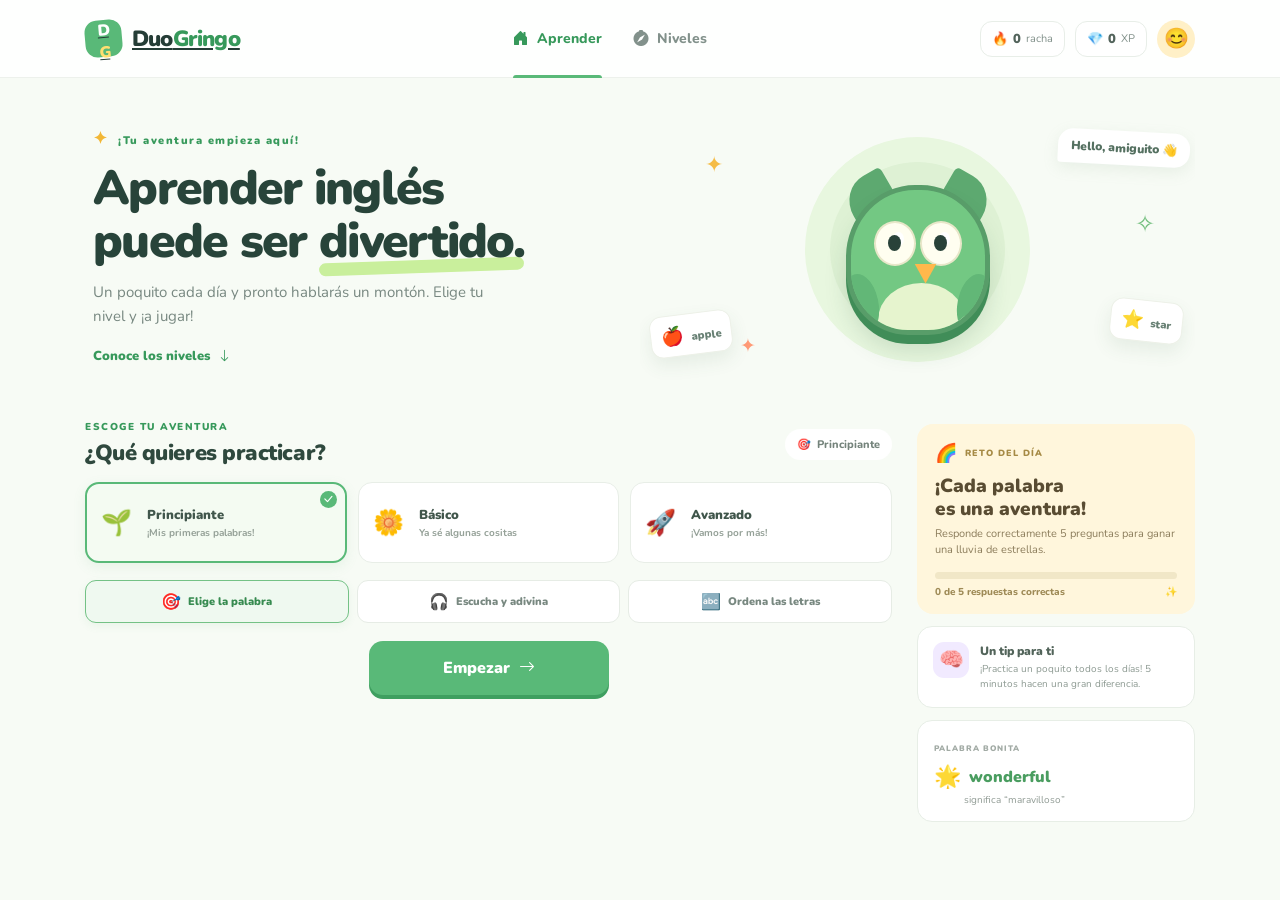
<file: index.html>
<!DOCTYPE html>
<html lang="es">
<head>
  <meta charset="utf-8">
  <meta name="viewport" content="width=device-width, initial-scale=1, viewport-fit=cover">
  <meta name="theme-color" content="#f7fbf5">
  <meta name="description" content="Aprende inglés jugando con DuoGringo. Elige tu nivel y practica con retos divertidos.">
  <title>DuoGringo — inglés para pequeños exploradores</title>
  <link href="assets/img/favicon.png" rel="icon" type="image/png" sizes="32x32">
  <link href="assets/img/apple-touch-icon.png" rel="apple-touch-icon">
  <link rel="preconnect" href="https://fonts.googleapis.com">
  <link rel="preconnect" href="https://fonts.gstatic.com" crossorigin>
  <link href="https://fonts.googleapis.com/css2?family=Nunito:wght@400;600;700;800;900&display=swap" rel="stylesheet">
  <link href="assets/vendor/bootstrap-icons/bootstrap-icons.css" rel="stylesheet">
  <link href="assets/css/duogringo.css" rel="stylesheet">
  <script src="assets/js/lesson.js" defer></script>
</head>
<body>
  <header class="topbar">
    <a class="brand" href="#" aria-label="DuoGringo, inicio">
      <span class="brand-mark" aria-hidden="true">D<span>G</span></span>
      <span>Duo<span>Gringo</span></span>
    </a>
    <nav class="main-nav" aria-label="Navegación principal">
      <a class="nav-link active" href="#aprender"><i class="bi bi-house-door-fill" aria-hidden="true"></i> Aprender</a>
      <a class="nav-link" href="#niveles"><i class="bi bi-compass-fill" aria-hidden="true"></i> Niveles</a>
    </nav>
    <div class="top-stats" aria-label="Tu progreso">
      <div class="stat-pill flame"><span aria-hidden="true">🔥</span><strong id="streak-count">0</strong><span class="stat-label">racha</span></div>
      <div class="stat-pill gems"><span aria-hidden="true">💎</span><strong id="xp-count">0</strong><span class="stat-label">XP</span></div>
      <button class="avatar" type="button" aria-label="Perfil de estudiante">😊</button>
    </div>
  </header>

  <main>
    <section class="welcome container" id="aprender">
      <div class="welcome-copy">
        <p class="eyebrow"><span class="sparkle" aria-hidden="true">✦</span> ¡Tu aventura empieza aquí!</p>
        <h1>Aprender inglés<br>puede ser <span class="highlight">divertido.</span></h1>
        <p class="welcome-description">Un poquito cada día y pronto hablarás un montón. Elige tu nivel y ¡a jugar!</p>
        <a class="text-link" href="#niveles">Conoce los niveles <i class="bi bi-arrow-down" aria-hidden="true"></i></a>
      </div>
      <div class="mascot-scene" aria-label="Un búho amigable listo para aprender">
        <div class="orbit orbit-one"></div>
        <div class="orbit orbit-two"></div>
        <span class="scene-star star-one" aria-hidden="true">✦</span>
        <span class="scene-star star-two" aria-hidden="true">✧</span>
        <span class="scene-star star-three" aria-hidden="true">✦</span>
        <div class="mascot" aria-hidden="true">
          <div class="owl-ear ear-left"></div><div class="owl-ear ear-right"></div>
          <div class="owl-face">
            <div class="owl-eyes"><span><i></i></span><span><i></i></span></div>
            <div class="owl-beak"></div>
            <div class="owl-belly"></div>
            <div class="owl-wing wing-left"></div><div class="owl-wing wing-right"></div>
          </div>
        </div>
        <div class="speech-bubble">Hello, amiguito <span aria-hidden="true">👋</span></div>
        <div class="floating-word word-apple">🍎 <span>apple</span></div>
        <div class="floating-word word-star">⭐ <span>star</span></div>
      </div>
    </section>

    <section class="learning-layout container" id="niveles">
      <div class="lesson-column">
        <div class="section-heading">
          <div>
            <p class="eyebrow">ESCOGE TU AVENTURA</p>
            <h2>¿Qué quieres practicar?</h2>
          </div>
          <div class="lesson-badge"><span aria-hidden="true">🎯</span> <span id="level-caption">Principiante</span></div>
        </div>

        <div class="level-picker" role="group" aria-label="Selecciona tu nivel">
          <button class="level-card selected" type="button" data-level="principiante" aria-pressed="true">
            <span class="level-emoji" aria-hidden="true">🌱</span>
            <span class="level-name">Principiante</span>
            <span class="level-detail">¡Mis primeras palabras!</span>
            <span class="level-check" aria-hidden="true"><i class="bi bi-check-lg"></i></span>
          </button>
          <button class="level-card" type="button" data-level="basico" aria-pressed="false">
            <span class="level-emoji" aria-hidden="true">🌼</span>
            <span class="level-name">Básico</span>
            <span class="level-detail">Ya sé algunas cositas</span>
            <span class="level-check" aria-hidden="true"><i class="bi bi-check-lg"></i></span>
          </button>
          <button class="level-card" type="button" data-level="avanzado" aria-pressed="false">
            <span class="level-emoji" aria-hidden="true">🚀</span>
            <span class="level-name">Avanzado</span>
            <span class="level-detail">¡Vamos por más!</span>
            <span class="level-check" aria-hidden="true"><i class="bi bi-check-lg"></i></span>
          </button>
        </div>

        <div class="game-picker" role="group" aria-label="Selecciona un minijuego">
          <button class="game-tab active" type="button" data-game="quiz" aria-pressed="true">
            <span aria-hidden="true">🎯</span><span>Elige la palabra</span>
          </button>
          <button class="game-tab" type="button" data-game="listen" aria-pressed="false">
            <span aria-hidden="true">🎧</span><span>Escucha y adivina</span>
          </button>
          <button class="game-tab" type="button" data-game="scramble" aria-pressed="false">
            <span aria-hidden="true">🔤</span><span>Ordena las letras</span>
          </button>
        </div>

        <button class="start-quiz-button" id="start-quiz" type="button">Empezar <i class="bi bi-arrow-right" aria-hidden="true"></i></button>
        <article class="quiz-card" id="quiz-card" aria-labelledby="question-title" tabindex="-1" hidden>
          <div class="quiz-content">
            <div class="quiz-topline">
              <div class="quiz-label"><span class="quiz-dot"></span> <span id="game-label">RETO ALEATORIO</span></div>
              <div class="quiz-top-actions">
                <div class="round-count"><i class="bi bi-stars" aria-hidden="true"></i> <span id="round-count">Reto 1</span></div>
                <div class="question-timer" id="question-timer-wrap" role="timer" aria-label="Tiempo restante: 10 segundos">
                  <i class="bi bi-clock" aria-hidden="true"></i> <strong id="question-timer">10</strong><span>s</span>
                </div>
                <button class="exit-quiz-button" id="exit-quiz" type="button" aria-label="Salir del quiz" title="Salir del quiz"><i class="bi bi-x-lg" aria-hidden="true"></i></button>
              </div>
            </div>
            <div class="progress-track" role="progressbar" aria-label="Preguntas correctas para completar el reto" aria-valuemin="0" aria-valuemax="5" aria-valuenow="0">
              <span id="progress-fill"></span>
            </div>
            <div class="challenge-celebration" id="challenge-celebration" role="status" aria-live="polite" hidden>
              <span aria-hidden="true">🎉</span> ¡Meta inicial alcanzada! Completaste tus primeras 5 preguntas.
            </div>
            <div class="question-area">
              <div class="question-illustration" id="question-emoji" aria-hidden="true">🐱</div>
              <div class="question-copy">
                <p class="question-hint" id="question-hint">PISTA: UN ANIMALITO QUE DICE MIAU</p>
                <h3 id="question-title">¿Cómo se dice “gato” en inglés?</h3>
                <p class="question-subtitle" id="question-subtitle">Toca la respuesta correcta</p>
              </div>
              <button class="listen-button" id="repeat-audio" type="button" aria-label="Escuchar palabra en inglés" title="Escuchar palabra">
                <i class="bi bi-volume-up-fill" aria-hidden="true"></i>
              </button>
            </div>
            <div class="answer-grid" id="answer-options" role="group" aria-label="Opciones de respuesta"></div>
            <div class="scramble-area" id="scramble-area" hidden>
              <div class="scramble-answer" id="scramble-answer" aria-label="Tu respuesta"></div>
              <div class="letter-grid" id="letter-options" role="group" aria-label="Letras para formar la respuesta"></div>
            </div>
            <div class="feedback" id="feedback" role="status" aria-live="polite" hidden></div>
            <p class="voice-status" id="voice-status" role="status" aria-live="polite" hidden></p>
            <div class="quiz-footer">
              <button class="check-button" id="check-answer" type="button" disabled>COMPROBAR <i class="bi bi-arrow-right" aria-hidden="true"></i></button>
              <button class="check-button next-button" id="next-question" type="button" hidden>SIGUIENTE <i class="bi bi-arrow-right" aria-hidden="true"></i></button>
            </div>
          </div>
        </article>
      </div>

      <aside class="side-column" aria-label="Consejos para aprender">
        <div class="daily-card">
          <div class="daily-header"><span class="daily-icon" aria-hidden="true">🌈</span><span>RETO DEL DÍA</span></div>
          <h3>¡Cada palabra<br>es una aventura!</h3>
          <p>Responde correctamente 5 preguntas para ganar una lluvia de estrellas.</p>
          <div class="daily-progress"><span class="daily-progress-fill" id="daily-progress-fill"></span></div>
          <div class="daily-count"><span id="daily-count">0 de 5 respuestas correctas</span><span aria-hidden="true">✨</span></div>
        </div>
        <div class="tip-card">
          <div class="tip-icon" aria-hidden="true">🧠</div>
          <div><h3>Un tip para ti</h3><p>¡Practica un poquito todos los días! 5 minutos hacen una gran diferencia.</p></div>
        </div>
        <div class="word-card">
          <span class="word-card-label">PALABRA BONITA</span>
          <div class="word-of-day"><span id="word-emoji">🌟</span><strong id="word-english">wonderful</strong></div>
          <p id="word-translation">significa “maravilloso”</p>
        </div>
      </aside>
    </section>

  </main>
</body>
</html>
</file>
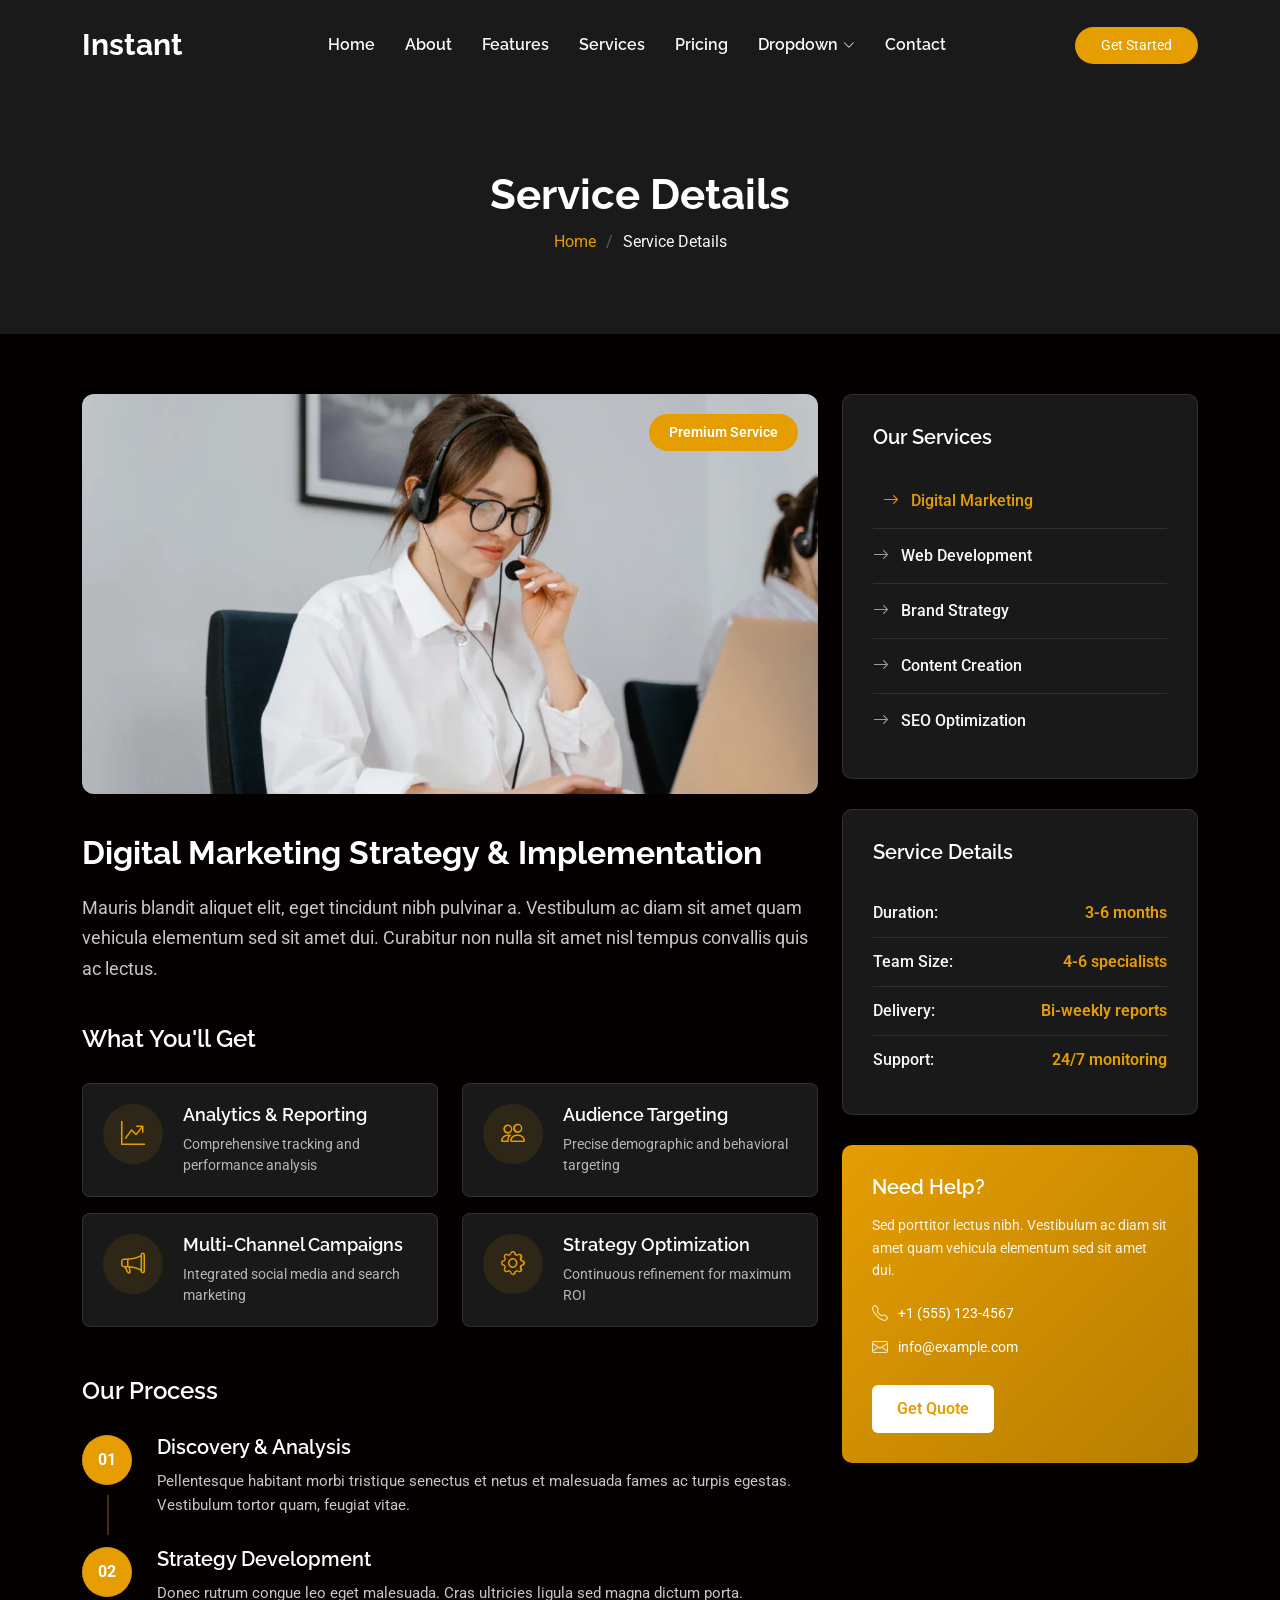
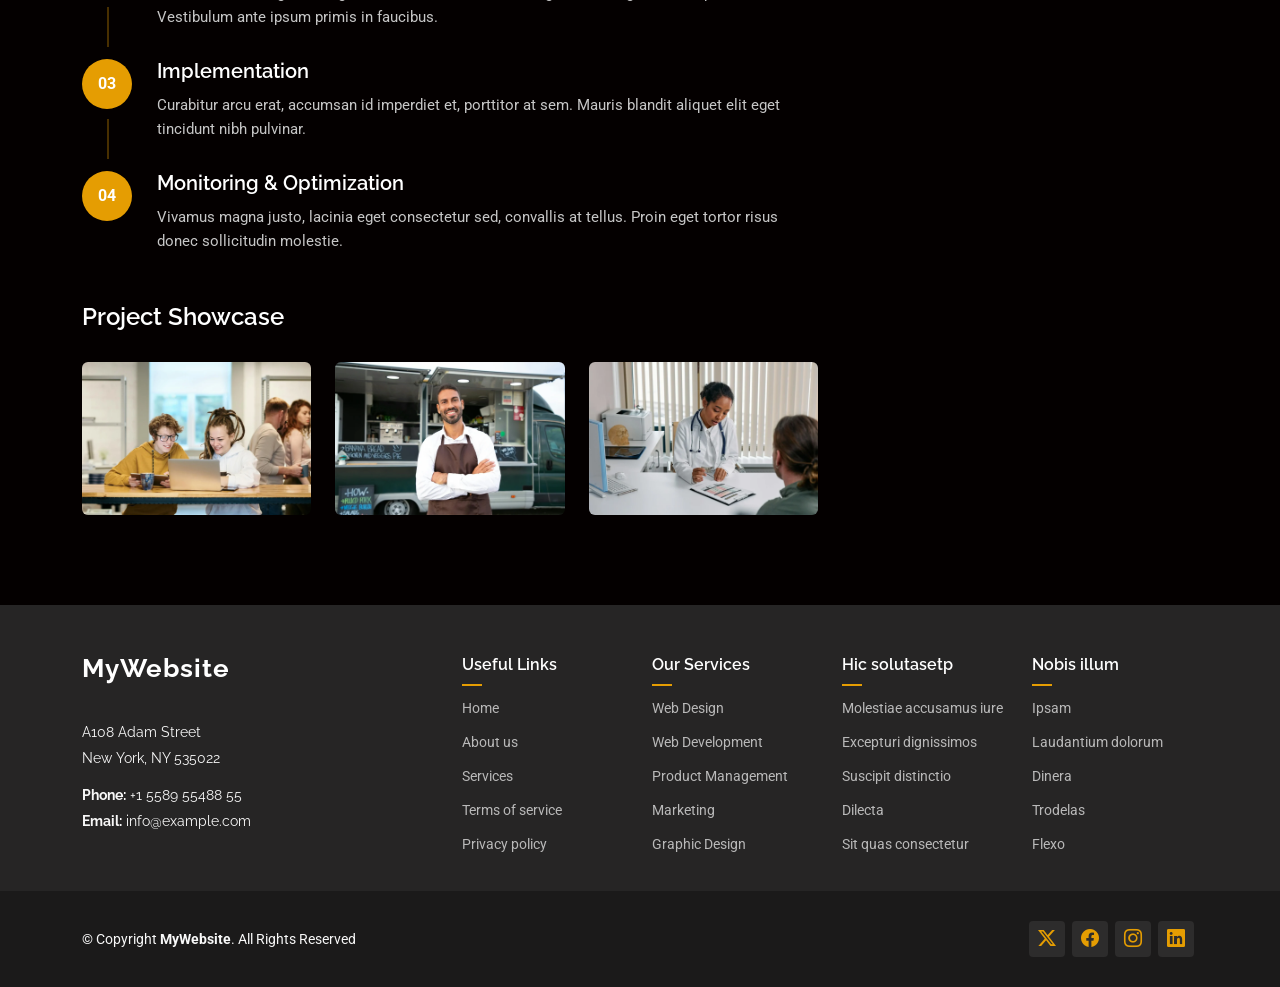
<file: service-details.html>
<!DOCTYPE html>
<html lang="en">

<head>
  <meta charset="utf-8">
  <meta content="width=device-width, initial-scale=1.0" name="viewport">
  <title>Service Details - Instant Bootstrap Template</title>
  <meta name="description" content="">
  <meta name="keywords" content="">

  <!-- Favicons -->
  <link href="assets/img/favicon.png" rel="icon">
  <link href="assets/img/apple-touch-icon.png" rel="apple-touch-icon">

  <!-- Fonts -->
  <link href="https://fonts.googleapis.com" rel="preconnect">
  <link href="https://fonts.gstatic.com" rel="preconnect" crossorigin>
  <link href="https://fonts.googleapis.com/css2?family=Roboto:ital,wght@0,100;0,300;0,400;0,500;0,700;0,900;1,100;1,300;1,400;1,500;1,700;1,900&family=Raleway:ital,wght@0,100;0,200;0,300;0,400;0,500;0,600;0,700;0,800;0,900;1,100;1,200;1,300;1,400;1,500;1,600;1,700;1,800;1,900&display=swap" rel="stylesheet">

  <!-- Vendor CSS Files -->
  <link href="assets/vendor/bootstrap/css/bootstrap.min.css" rel="stylesheet">
  <link href="assets/vendor/bootstrap-icons/bootstrap-icons.css" rel="stylesheet">
  <link href="assets/vendor/aos/aos.css" rel="stylesheet">
  <link href="assets/vendor/glightbox/css/glightbox.min.css" rel="stylesheet">
  <link href="assets/vendor/swiper/swiper-bundle.min.css" rel="stylesheet">

  <!-- Main CSS File -->
  <link href="assets/css/main.css" rel="stylesheet">

  <!-- =======================================================
  * Template Name: Instant
  * Template URL: https://bootstrapmade.com/newtemplate-bootstrap-website-template/
  * Updated: Jul 07 2025 with Bootstrap v5.3.7
  * Author: BootstrapMade.com
  * License: https://bootstrapmade.com/license/
  ======================================================== -->
</head>

<body class="service-details-page">

  <header id="header" class="header d-flex align-items-center fixed-top">
    <div class="container position-relative d-flex align-items-center justify-content-between">

      <a href="index.html" class="logo d-flex align-items-center me-auto me-xl-0">
        <!-- Uncomment the line below if you also wish to use an image logo -->
        <!-- <img src="assets/img/logo.webp" alt=""> -->
        <h1 class="sitename">Instant</h1>
      </a>

      <nav id="navmenu" class="navmenu">
        <ul>
          <li><a href="#hero">Home</a></li>
          <li><a href="#about">About</a></li>
          <li><a href="#features">Features</a></li>
          <li><a href="#services">Services</a></li>
          <li><a href="#pricing">Pricing</a></li>
          <li class="dropdown"><a href="#"><span>Dropdown</span> <i class="bi bi-chevron-down toggle-dropdown"></i></a>
            <ul>
              <li><a href="#">Dropdown 1</a></li>
              <li class="dropdown"><a href="#"><span>Deep Dropdown</span> <i class="bi bi-chevron-down toggle-dropdown"></i></a>
                <ul>
                  <li><a href="#">Deep Dropdown 1</a></li>
                  <li><a href="#">Deep Dropdown 2</a></li>
                  <li><a href="#">Deep Dropdown 3</a></li>
                  <li><a href="#">Deep Dropdown 4</a></li>
                  <li><a href="#">Deep Dropdown 5</a></li>
                </ul>
              </li>
              <li><a href="#">Dropdown 2</a></li>
              <li><a href="#">Dropdown 3</a></li>
              <li><a href="#">Dropdown 4</a></li>
            </ul>
          </li>
          <li><a href="#contact">Contact</a></li>
        </ul>
        <i class="mobile-nav-toggle d-xl-none bi bi-list"></i>
      </nav>

      <a class="btn-getstarted" href="index.html#about">Get Started</a>

    </div>
  </header>

  <main class="main">

    <!-- Page Title -->
    <div class="page-title light-background">
      <div class="container">
        <h1>Service Details</h1>
        <nav class="breadcrumbs">
          <ol>
            <li><a href="index.html">Home</a></li>
            <li class="current">Service Details</li>
          </ol>
        </nav>
      </div>
    </div><!-- End Page Title -->

    <!-- Service Details Section -->
    <section id="service-details" class="service-details section">

      <div class="container" data-aos="fade-up" data-aos-delay="100">

        <div class="row gy-5">

          <div class="col-lg-8" data-aos="fade-up" data-aos-delay="200">
            <div class="service-hero">
              <img src="assets/img/services/services-7.webp" alt="" class="img-fluid">
              <div class="service-badge">
                <span>Premium Service</span>
              </div>
            </div>

            <div class="service-content">
              <div class="service-header">
                <h2>Digital Marketing Strategy &amp; Implementation</h2>
                <p class="service-intro">Mauris blandit aliquet elit, eget tincidunt nibh pulvinar a. Vestibulum ac diam sit amet quam vehicula elementum sed sit amet dui. Curabitur non nulla sit amet nisl tempus convallis quis ac lectus.</p>
              </div>

              <div class="service-features">
                <h4>What You'll Get</h4>
                <div class="row gy-3">
                  <div class="col-md-6">
                    <div class="feature-item">
                      <div class="feature-icon">
                        <i class="bi bi-graph-up-arrow"></i>
                      </div>
                      <div class="feature-content">
                        <h5>Analytics &amp; Reporting</h5>
                        <p>Comprehensive tracking and performance analysis</p>
                      </div>
                    </div>
                  </div>
                  <div class="col-md-6">
                    <div class="feature-item">
                      <div class="feature-icon">
                        <i class="bi bi-people"></i>
                      </div>
                      <div class="feature-content">
                        <h5>Audience Targeting</h5>
                        <p>Precise demographic and behavioral targeting</p>
                      </div>
                    </div>
                  </div>
                  <div class="col-md-6">
                    <div class="feature-item">
                      <div class="feature-icon">
                        <i class="bi bi-megaphone"></i>
                      </div>
                      <div class="feature-content">
                        <h5>Multi-Channel Campaigns</h5>
                        <p>Integrated social media and search marketing</p>
                      </div>
                    </div>
                  </div>
                  <div class="col-md-6">
                    <div class="feature-item">
                      <div class="feature-icon">
                        <i class="bi bi-gear"></i>
                      </div>
                      <div class="feature-content">
                        <h5>Strategy Optimization</h5>
                        <p>Continuous refinement for maximum ROI</p>
                      </div>
                    </div>
                  </div>
                </div>
              </div>

              <div class="service-process">
                <h4>Our Process</h4>
                <div class="process-steps">
                  <div class="process-step">
                    <div class="step-number">01</div>
                    <div class="step-content">
                      <h5>Discovery &amp; Analysis</h5>
                      <p>Pellentesque habitant morbi tristique senectus et netus et malesuada fames ac turpis egestas. Vestibulum tortor quam, feugiat vitae.</p>
                    </div>
                  </div>
                  <div class="process-step">
                    <div class="step-number">02</div>
                    <div class="step-content">
                      <h5>Strategy Development</h5>
                      <p>Donec rutrum congue leo eget malesuada. Cras ultricies ligula sed magna dictum porta. Vestibulum ante ipsum primis in faucibus.</p>
                    </div>
                  </div>
                  <div class="process-step">
                    <div class="step-number">03</div>
                    <div class="step-content">
                      <h5>Implementation</h5>
                      <p>Curabitur arcu erat, accumsan id imperdiet et, porttitor at sem. Mauris blandit aliquet elit eget tincidunt nibh pulvinar.</p>
                    </div>
                  </div>
                  <div class="process-step">
                    <div class="step-number">04</div>
                    <div class="step-content">
                      <h5>Monitoring &amp; Optimization</h5>
                      <p>Vivamus magna justo, lacinia eget consectetur sed, convallis at tellus. Proin eget tortor risus donec sollicitudin molestie.</p>
                    </div>
                  </div>
                </div>
              </div>

              <div class="service-gallery" data-aos="fade-up" data-aos-delay="300">
                <h4>Project Showcase</h4>
                <div class="row gy-3">
                  <div class="col-md-4">
                    <img src="assets/img/services/services-2.webp" alt="" class="img-fluid rounded">
                  </div>
                  <div class="col-md-4">
                    <img src="assets/img/services/services-8.webp" alt="" class="img-fluid rounded">
                  </div>
                  <div class="col-md-4">
                    <img src="assets/img/services/services-11.webp" alt="" class="img-fluid rounded">
                  </div>
                </div>
              </div>
            </div>
          </div>

          <div class="col-lg-4" data-aos="fade-up" data-aos-delay="400">
            <div class="service-sidebar">

              <div class="service-menu">
                <h4>Our Services</h4>
                <div class="menu-list">
                  <a href="#" class="menu-item active">
                    <i class="bi bi-arrow-right"></i>
                    <span>Digital Marketing</span>
                  </a>
                  <a href="#" class="menu-item">
                    <i class="bi bi-arrow-right"></i>
                    <span>Web Development</span>
                  </a>
                  <a href="#" class="menu-item">
                    <i class="bi bi-arrow-right"></i>
                    <span>Brand Strategy</span>
                  </a>
                  <a href="#" class="menu-item">
                    <i class="bi bi-arrow-right"></i>
                    <span>Content Creation</span>
                  </a>
                  <a href="#" class="menu-item">
                    <i class="bi bi-arrow-right"></i>
                    <span>SEO Optimization</span>
                  </a>
                </div>
              </div>

              <div class="service-info">
                <h4>Service Details</h4>
                <div class="info-list">
                  <div class="info-item">
                    <span class="info-label">Duration:</span>
                    <span class="info-value">3-6 months</span>
                  </div>
                  <div class="info-item">
                    <span class="info-label">Team Size:</span>
                    <span class="info-value">4-6 specialists</span>
                  </div>
                  <div class="info-item">
                    <span class="info-label">Delivery:</span>
                    <span class="info-value">Bi-weekly reports</span>
                  </div>
                  <div class="info-item">
                    <span class="info-label">Support:</span>
                    <span class="info-value">24/7 monitoring</span>
                  </div>
                </div>
              </div>

              <div class="contact-card">
                <div class="contact-content">
                  <h4>Need Help?</h4>
                  <p>Sed porttitor lectus nibh. Vestibulum ac diam sit amet quam vehicula elementum sed sit amet dui.</p>
                  <div class="contact-info">
                    <div class="contact-item">
                      <i class="bi bi-telephone"></i>
                      <span>+1 (555) 123-4567</span>
                    </div>
                    <div class="contact-item">
                      <i class="bi bi-envelope"></i>
                      <span>info@example.com</span>
                    </div>
                  </div>
                  <a href="#" class="btn btn-primary">Get Quote</a>
                </div>
              </div>

            </div>
          </div>

        </div>

      </div>

    </section><!-- /Service Details Section -->

  </main>

  <footer id="footer" class="footer light-background">

    <div class="footer-top">
      <div class="container">
        <div class="row gy-4">
          <div class="col-lg-4 col-md-6 footer-about">
            <a href="index.html" class="logo d-flex align-items-center">
              <span class="sitename">MyWebsite</span>
            </a>
            <div class="footer-contact pt-3">
              <p>A108 Adam Street</p>
              <p>New York, NY 535022</p>
              <p class="mt-3"><strong>Phone:</strong> <span>+1 5589 55488 55</span></p>
              <p><strong>Email:</strong> <span>info@example.com</span></p>
            </div>
          </div>

          <div class="col-lg-2 col-md-3 footer-links">
            <h4>Useful Links</h4>
            <ul>
              <li><a href="#">Home</a></li>
              <li><a href="#">About us</a></li>
              <li><a href="#">Services</a></li>
              <li><a href="#">Terms of service</a></li>
              <li><a href="#">Privacy policy</a></li>
            </ul>
          </div>

          <div class="col-lg-2 col-md-3 footer-links">
            <h4>Our Services</h4>
            <ul>
              <li><a href="#">Web Design</a></li>
              <li><a href="#">Web Development</a></li>
              <li><a href="#">Product Management</a></li>
              <li><a href="#">Marketing</a></li>
              <li><a href="#">Graphic Design</a></li>
            </ul>
          </div>

          <div class="col-lg-2 col-md-3 footer-links">
            <h4>Hic solutasetp</h4>
            <ul>
              <li><a href="#">Molestiae accusamus iure</a></li>
              <li><a href="#">Excepturi dignissimos</a></li>
              <li><a href="#">Suscipit distinctio</a></li>
              <li><a href="#">Dilecta</a></li>
              <li><a href="#">Sit quas consectetur</a></li>
            </ul>
          </div>

          <div class="col-lg-2 col-md-3 footer-links">
            <h4>Nobis illum</h4>
            <ul>
              <li><a href="#">Ipsam</a></li>
              <li><a href="#">Laudantium dolorum</a></li>
              <li><a href="#">Dinera</a></li>
              <li><a href="#">Trodelas</a></li>
              <li><a href="#">Flexo</a></li>
            </ul>
          </div>

        </div>
      </div>
    </div>

    <div class="copyright text-center">
      <div class="container d-flex flex-column flex-lg-row justify-content-center justify-content-lg-between align-items-center">

        <div class="d-flex flex-column align-items-center align-items-lg-start">
          <div>
            © Copyright <strong><span>MyWebsite</span></strong>. All Rights Reserved
          </div>
        </div>

        <div class="social-links order-first order-lg-last mb-3 mb-lg-0">
          <a href=""><i class="bi bi-twitter-x"></i></a>
          <a href=""><i class="bi bi-facebook"></i></a>
          <a href=""><i class="bi bi-instagram"></i></a>
          <a href=""><i class="bi bi-linkedin"></i></a>
        </div>

      </div>
    </div>

  </footer>

  <!-- Scroll Top -->
  <a href="#" id="scroll-top" class="scroll-top d-flex align-items-center justify-content-center"><i class="bi bi-arrow-up-short"></i></a>

  <!-- Vendor JS Files -->
  <script src="assets/vendor/bootstrap/js/bootstrap.bundle.min.js"></script>
  <script src="assets/vendor/php-email-form/validate.js"></script>
  <script src="assets/vendor/aos/aos.js"></script>
  <script src="assets/vendor/glightbox/js/glightbox.min.js"></script>
  <script src="assets/vendor/purecounter/purecounter_vanilla.js"></script>
  <script src="assets/vendor/typed.js/typed.umd.js"></script>
  <script src="assets/vendor/swiper/swiper-bundle.min.js"></script>

  <!-- Main JS File -->
  <script src="assets/js/main.js"></script>

</body>

</html>
</file>
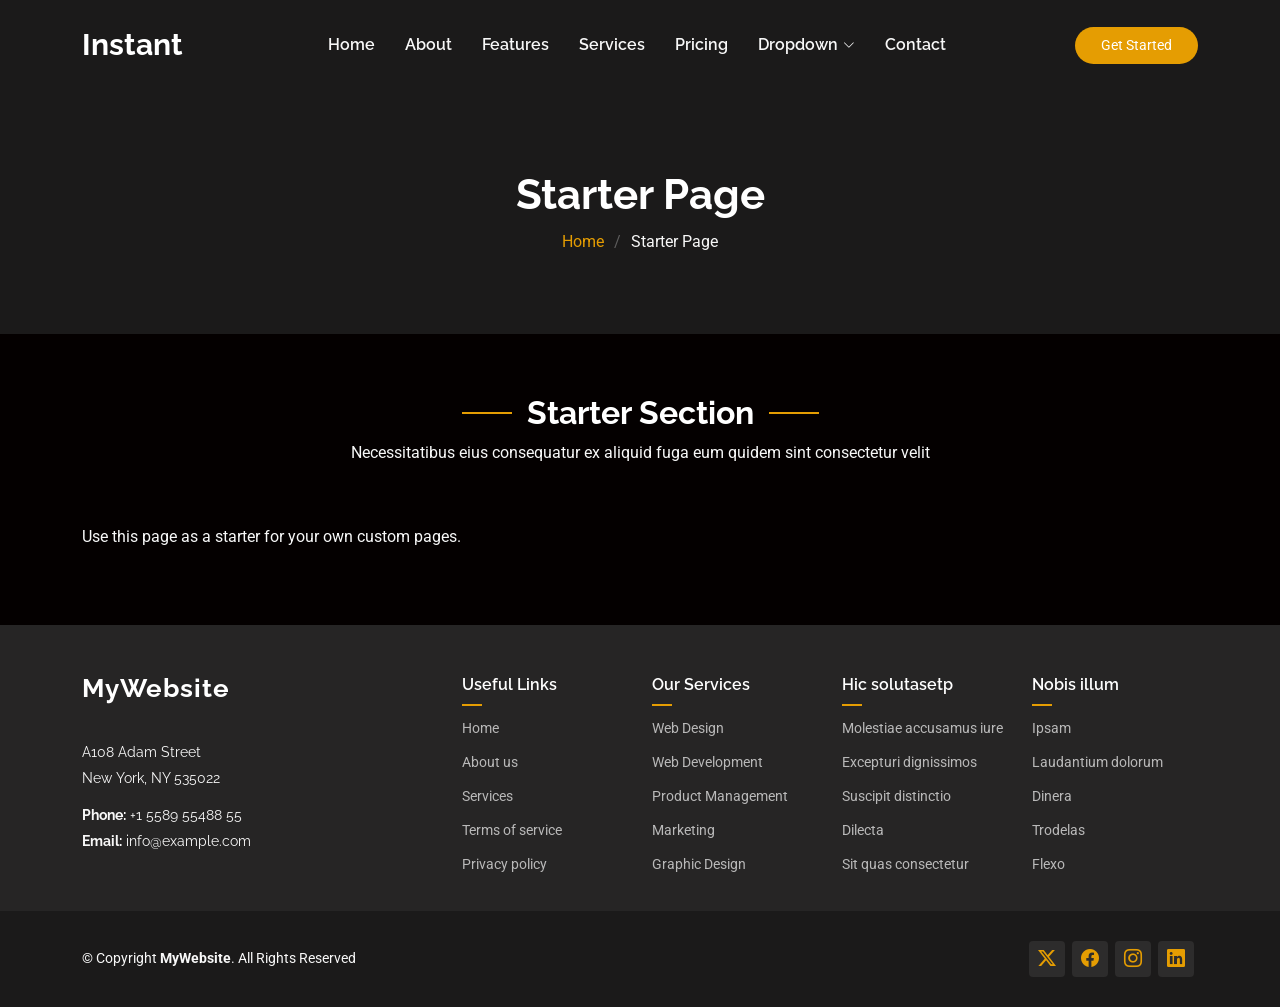
<file: starter-page.html>
<!DOCTYPE html>
<html lang="en">

<head>
  <meta charset="utf-8">
  <meta content="width=device-width, initial-scale=1.0" name="viewport">
  <title>Starter Page - Instant Bootstrap Template</title>
  <meta name="description" content="">
  <meta name="keywords" content="">

  <!-- Favicons -->
  <link href="assets/img/favicon.png" rel="icon">
  <link href="assets/img/apple-touch-icon.png" rel="apple-touch-icon">

  <!-- Fonts -->
  <link href="https://fonts.googleapis.com" rel="preconnect">
  <link href="https://fonts.gstatic.com" rel="preconnect" crossorigin>
  <link href="https://fonts.googleapis.com/css2?family=Roboto:ital,wght@0,100;0,300;0,400;0,500;0,700;0,900;1,100;1,300;1,400;1,500;1,700;1,900&family=Raleway:ital,wght@0,100;0,200;0,300;0,400;0,500;0,600;0,700;0,800;0,900;1,100;1,200;1,300;1,400;1,500;1,600;1,700;1,800;1,900&display=swap" rel="stylesheet">

  <!-- Vendor CSS Files -->
  <link href="assets/vendor/bootstrap/css/bootstrap.min.css" rel="stylesheet">
  <link href="assets/vendor/bootstrap-icons/bootstrap-icons.css" rel="stylesheet">
  <link href="assets/vendor/aos/aos.css" rel="stylesheet">
  <link href="assets/vendor/glightbox/css/glightbox.min.css" rel="stylesheet">
  <link href="assets/vendor/swiper/swiper-bundle.min.css" rel="stylesheet">

  <!-- Main CSS File -->
  <link href="assets/css/main.css" rel="stylesheet">

  <!-- =======================================================
  * Template Name: Instant
  * Template URL: https://bootstrapmade.com/newtemplate-bootstrap-website-template/
  * Updated: Jul 07 2025 with Bootstrap v5.3.7
  * Author: BootstrapMade.com
  * License: https://bootstrapmade.com/license/
  ======================================================== -->
</head>

<body class="starter-page-page">

  <header id="header" class="header d-flex align-items-center fixed-top">
    <div class="container position-relative d-flex align-items-center justify-content-between">

      <a href="index.html" class="logo d-flex align-items-center me-auto me-xl-0">
        <!-- Uncomment the line below if you also wish to use an image logo -->
        <!-- <img src="assets/img/logo.webp" alt=""> -->
        <h1 class="sitename">Instant</h1>
      </a>

      <nav id="navmenu" class="navmenu">
        <ul>
          <li><a href="#hero">Home</a></li>
          <li><a href="#about">About</a></li>
          <li><a href="#features">Features</a></li>
          <li><a href="#services">Services</a></li>
          <li><a href="#pricing">Pricing</a></li>
          <li class="dropdown"><a href="#"><span>Dropdown</span> <i class="bi bi-chevron-down toggle-dropdown"></i></a>
            <ul>
              <li><a href="#">Dropdown 1</a></li>
              <li class="dropdown"><a href="#"><span>Deep Dropdown</span> <i class="bi bi-chevron-down toggle-dropdown"></i></a>
                <ul>
                  <li><a href="#">Deep Dropdown 1</a></li>
                  <li><a href="#">Deep Dropdown 2</a></li>
                  <li><a href="#">Deep Dropdown 3</a></li>
                  <li><a href="#">Deep Dropdown 4</a></li>
                  <li><a href="#">Deep Dropdown 5</a></li>
                </ul>
              </li>
              <li><a href="#">Dropdown 2</a></li>
              <li><a href="#">Dropdown 3</a></li>
              <li><a href="#">Dropdown 4</a></li>
            </ul>
          </li>
          <li><a href="#contact">Contact</a></li>
        </ul>
        <i class="mobile-nav-toggle d-xl-none bi bi-list"></i>
      </nav>

      <a class="btn-getstarted" href="index.html#about">Get Started</a>

    </div>
  </header>

  <main class="main">

    <!-- Page Title -->
    <div class="page-title light-background">
      <div class="container">
        <h1>Starter Page</h1>
        <nav class="breadcrumbs">
          <ol>
            <li><a href="index.html">Home</a></li>
            <li class="current">Starter Page</li>
          </ol>
        </nav>
      </div>
    </div><!-- End Page Title -->

    <!-- Starter Section Section -->
    <section id="starter-section" class="starter-section section">

      <!-- Section Title -->
      <div class="container section-title" data-aos="fade-up">
        <h2>Starter Section</h2>
        <p>Necessitatibus eius consequatur ex aliquid fuga eum quidem sint consectetur velit</p>
      </div><!-- End Section Title -->

      <div class="container" data-aos="fade-up">
        <p>Use this page as a starter for your own custom pages.</p>
      </div>

    </section><!-- /Starter Section Section -->

  </main>

  <footer id="footer" class="footer light-background">

    <div class="footer-top">
      <div class="container">
        <div class="row gy-4">
          <div class="col-lg-4 col-md-6 footer-about">
            <a href="index.html" class="logo d-flex align-items-center">
              <span class="sitename">MyWebsite</span>
            </a>
            <div class="footer-contact pt-3">
              <p>A108 Adam Street</p>
              <p>New York, NY 535022</p>
              <p class="mt-3"><strong>Phone:</strong> <span>+1 5589 55488 55</span></p>
              <p><strong>Email:</strong> <span>info@example.com</span></p>
            </div>
          </div>

          <div class="col-lg-2 col-md-3 footer-links">
            <h4>Useful Links</h4>
            <ul>
              <li><a href="#">Home</a></li>
              <li><a href="#">About us</a></li>
              <li><a href="#">Services</a></li>
              <li><a href="#">Terms of service</a></li>
              <li><a href="#">Privacy policy</a></li>
            </ul>
          </div>

          <div class="col-lg-2 col-md-3 footer-links">
            <h4>Our Services</h4>
            <ul>
              <li><a href="#">Web Design</a></li>
              <li><a href="#">Web Development</a></li>
              <li><a href="#">Product Management</a></li>
              <li><a href="#">Marketing</a></li>
              <li><a href="#">Graphic Design</a></li>
            </ul>
          </div>

          <div class="col-lg-2 col-md-3 footer-links">
            <h4>Hic solutasetp</h4>
            <ul>
              <li><a href="#">Molestiae accusamus iure</a></li>
              <li><a href="#">Excepturi dignissimos</a></li>
              <li><a href="#">Suscipit distinctio</a></li>
              <li><a href="#">Dilecta</a></li>
              <li><a href="#">Sit quas consectetur</a></li>
            </ul>
          </div>

          <div class="col-lg-2 col-md-3 footer-links">
            <h4>Nobis illum</h4>
            <ul>
              <li><a href="#">Ipsam</a></li>
              <li><a href="#">Laudantium dolorum</a></li>
              <li><a href="#">Dinera</a></li>
              <li><a href="#">Trodelas</a></li>
              <li><a href="#">Flexo</a></li>
            </ul>
          </div>

        </div>
      </div>
    </div>

    <div class="copyright text-center">
      <div class="container d-flex flex-column flex-lg-row justify-content-center justify-content-lg-between align-items-center">

        <div class="d-flex flex-column align-items-center align-items-lg-start">
          <div>
            © Copyright <strong><span>MyWebsite</span></strong>. All Rights Reserved
          </div>
        </div>

        <div class="social-links order-first order-lg-last mb-3 mb-lg-0">
          <a href=""><i class="bi bi-twitter-x"></i></a>
          <a href=""><i class="bi bi-facebook"></i></a>
          <a href=""><i class="bi bi-instagram"></i></a>
          <a href=""><i class="bi bi-linkedin"></i></a>
        </div>

      </div>
    </div>

  </footer>

  <!-- Scroll Top -->
  <a href="#" id="scroll-top" class="scroll-top d-flex align-items-center justify-content-center"><i class="bi bi-arrow-up-short"></i></a>

  <!-- Vendor JS Files -->
  <script src="assets/vendor/bootstrap/js/bootstrap.bundle.min.js"></script>
  <script src="assets/vendor/php-email-form/validate.js"></script>
  <script src="assets/vendor/aos/aos.js"></script>
  <script src="assets/vendor/glightbox/js/glightbox.min.js"></script>
  <script src="assets/vendor/purecounter/purecounter_vanilla.js"></script>
  <script src="assets/vendor/typed.js/typed.umd.js"></script>
  <script src="assets/vendor/swiper/swiper-bundle.min.js"></script>

  <!-- Main JS File -->
  <script src="assets/js/main.js"></script>

</body>

</html>
</file>
<file: assets/css/duogringo.css>
:root {
  color-scheme: light;
  --ink: #253d36;
  --muted: #82918b;
  --green: #59b978;
  --green-dark: #37995b;
  --green-pale: #eff9f0;
  --line: #e8eee8;
  --yellow: #ffca55;
  --coral: #ff8c70;
  --shadow: 0 15px 40px rgba(48, 91, 67, .08);
  font-family: "Nunito", "Trebuchet MS", sans-serif;
}

* { box-sizing: border-box; }
[hidden] { display: none !important; }
html { scroll-behavior: smooth; }
body { margin: 0; color: var(--ink); background: #f7fbf5; font-family: "Nunito", "Trebuchet MS", sans-serif; }
body.quiz-open { overflow: hidden; overscroll-behavior: none; }
button, a { font: inherit; }
button { color: inherit; }
.container { width: min(1110px, calc(100% - 48px)); margin-inline: auto; }
.topbar { height: 78px; padding: 0 max(24px, calc((100% - 1110px) / 2)); display: flex; align-items: center; justify-content: space-between; background: rgba(255,255,255,.92); border-bottom: 1px solid #edf1ec; }
.brand { display: inline-flex; align-items: center; gap: 10px; color: var(--ink); font-size: 22px; font-weight: 900; letter-spacing: -.8px; }
.brand > span:last-child > span { color: var(--green-dark); }
.brand:hover { color: var(--ink); }
.brand-mark { width: 37px; height: 37px; display: grid; place-items: center; position: relative; border-radius: 12px; color: white; background: var(--green); font-size: 16px; letter-spacing: -2px; transform: rotate(-5deg); }
.brand-mark span { color: #ffdf71; }
.main-nav { align-self: stretch; display: flex; gap: 31px; }
.nav-link { position: relative; display: flex; align-items: center; gap: 8px; color: #82918b; text-decoration: none; font-size: 14px; font-weight: 800; }
.nav-link i { font-size: 16px; }
.nav-link:hover, .nav-link.active { color: var(--green-dark); }
.nav-link.active::after { position: absolute; content: ""; height: 3px; inset: auto 0 -1px; border-radius: 3px 3px 0 0; background: var(--green); }
.top-stats { display: flex; align-items: center; gap: 10px; }
.stat-pill { display: flex; align-items: center; gap: 5px; padding: 8px 11px; border: 1px solid var(--line); border-radius: 12px; background: white; color: #52635b; font-size: 13px; }
.stat-pill strong { font-weight: 900; }
.stat-label { color: var(--muted); font-size: 11px; }
.avatar { width: 38px; height: 38px; border: 0; border-radius: 50%; background: #fff0c7; font-size: 20px; cursor: pointer; }
.welcome { min-height: 322px; display: grid; grid-template-columns: 1fr 1fr; align-items: center; padding-top: 21px; }
.welcome-copy { padding: 20px 0 26px 8px; }
.eyebrow { margin: 0 0 12px; color: var(--green-dark); font-size: 11px; font-weight: 900; letter-spacing: 1.5px; }
.sparkle { margin-right: 5px; color: #f2b736; font-size: 17px; }
h1, h2, h3, p { margin-top: 0; }
.welcome h1 { margin: 0 0 12px; color: #28443a; font-size: clamp(36px, 4vw, 48px); line-height: 1.1; font-weight: 900; letter-spacing: -1.7px; }
.highlight { position: relative; z-index: 0; white-space: nowrap; }
.highlight::after { position: absolute; z-index: -1; content: ""; height: 13px; left: 0; right: 0; bottom: 1px; border-radius: 12px; background: #c9ef9c; transform: rotate(-2deg); }
.welcome-description { max-width: 425px; margin: 0 0 15px; color: #788881; font-size: 15px; line-height: 1.65; }
.text-link { color: var(--green-dark); font-size: 13px; font-weight: 900; text-decoration: none; }
.text-link i { margin-left: 4px; }
.mascot-scene { height: 275px; position: relative; display: grid; place-items: center; overflow: hidden; }
.orbit { position: absolute; width: 225px; height: 225px; border-radius: 50%; background: #e8f7df; }
.orbit-two { width: 175px; height: 175px; background: #def1d4; }
.mascot { z-index: 1; position: relative; width: 158px; height: 170px; animation: bob 3.2s ease-in-out infinite; }
.owl-face { position: absolute; inset: 20px 7px 0; overflow: hidden; border: 5px solid #589d69; border-radius: 48% 48% 43% 43%; background: #73c883; box-shadow: 0 9px 0 #408d58, 0 17px 22px rgba(42,95,54,.15); }
.owl-ear { position: absolute; z-index: 0; top: 10px; width: 47px; height: 50px; border-radius: 60% 10% 50% 20%; background: #5da970; }
.ear-left { left: 9px; transform: rotate(-30deg); }.ear-right { right: 9px; transform: scaleX(-1) rotate(-30deg); }
.owl-eyes { position: absolute; z-index: 2; top: 31px; left: 23px; right: 23px; display: flex; justify-content: space-between; }
.owl-eyes span { width: 42px; height: 45px; display: grid; place-items: center; border: 2px solid #e8e7c9; border-radius: 50%; background: #fffef0; }
.owl-eyes i { width: 13px; height: 16px; border-radius: 50%; background: #294239; box-shadow: 4px -4px 0 -1px white; }
.owl-beak { position: absolute; z-index: 3; top: 74px; left: 64px; width: 22px; height: 20px; background: #ffb84c; clip-path: polygon(0 0, 100% 0, 50% 100%); }
.owl-belly { position: absolute; bottom: -27px; left: 27px; width: 87px; height: 74px; border-radius: 50%; background: #e6f4ce; }
.owl-wing { position: absolute; top: 84px; width: 37px; height: 61px; border-radius: 60% 40%; background: #62b777; }
.wing-left { left: -9px; transform: rotate(-19deg); }.wing-right { right: -9px; transform: scaleX(-1) rotate(-19deg); }
.speech-bubble { position: absolute; z-index: 2; top: 19px; right: 5px; padding: 9px 13px; border-radius: 15px 15px 15px 3px; background: white; box-shadow: 0 5px 15px #8cab8b24; color: #547060; font-size: 12px; font-weight: 900; transform: rotate(3deg); }
.floating-word { position: absolute; z-index: 2; padding: 8px 10px; border: 1px solid #edf1e8; border-radius: 12px; background: white; box-shadow: 0 8px 18px #3e654918; font-size: 18px; }
.floating-word span { margin-left: 3px; color: #688074; font-size: 11px; font-weight: 900; }
.word-apple { bottom: 32px; left: 10px; transform: rotate(-7deg); }.word-star { right: 12px; bottom: 45px; transform: rotate(6deg); }
.scene-star { position: absolute; color: #f5bc46; }.star-one { top: 38px; left: 65px; font-size: 22px; }.star-two { top: 96px; right: 40px; font-size: 24px; color: #70bd7b; }.star-three { bottom: 28px; left: 100px; font-size: 19px; color: #ff9a76; }
@keyframes bob { 0%, 100% { transform: translateY(0) rotate(-2deg); } 50% { transform: translateY(-9px) rotate(2deg); } }
.learning-layout { display: grid; grid-template-columns: minmax(0, 1fr) 278px; align-items: start; gap: 25px; padding: 20px 0 28px; }
.section-heading { display: flex; align-items: center; justify-content: space-between; margin-bottom: 14px; }
.section-heading .eyebrow { margin-bottom: 4px; font-size: 10px; }
.section-heading h2 { margin: 0; color: #2f493e; font-size: 22px; font-weight: 900; letter-spacing: -.45px; }
.lesson-badge { display: inline-flex; align-items: center; gap: 6px; padding: 8px 12px; border-radius: 20px; background: white; color: #74837b; font-size: 11px; font-weight: 800; }
.level-picker { display: grid; grid-template-columns: repeat(3, 1fr); gap: 11px; margin-bottom: 17px; }
.level-card { min-height: 81px; position: relative; display: grid; grid-template-columns: 37px 1fr; grid-template-rows: auto auto; align-content: center; column-gap: 9px; padding: 12px 14px; border: 1px solid #e8eee7; border-radius: 14px; background: white; text-align: left; cursor: pointer; transition: .18s ease; }
.level-card:hover { border-color: #9ed5a5; transform: translateY(-2px); }
.level-card.selected { border: 2px solid var(--green); background: #f4fbf2; box-shadow: 0 4px 13px #66ad751c; }
.level-emoji { grid-row: span 2; align-self: center; font-size: 25px; }
.level-name { align-self: end; color: #40564b; font-size: 13px; font-weight: 900; }
.level-detail { align-self: start; margin-top: 2px; color: #95a198; font-size: 10px; font-weight: 700; }
.level-check { position: absolute; top: 7px; right: 8px; display: none; width: 17px; height: 17px; place-items: center; border-radius: 50%; background: var(--green); color: white; font-size: 12px; }
.selected .level-check { display: grid; }
.game-picker { display: grid; grid-template-columns: repeat(3, 1fr); gap: 8px; margin: 0 0 12px; }
.game-tab { min-height: 43px; display: flex; align-items: center; justify-content: center; gap: 7px; padding: 8px 10px; border: 1px solid #e6ece5; border-radius: 11px; background: #fff; color: #788880; font-size: 11px; font-weight: 900; cursor: pointer; transition: .15s ease; }
.game-tab > span:first-child { font-size: 16px; }
.game-tab:hover { border-color: #9ed5a5; color: var(--green-dark); }
.game-tab.active { border-color: #74c286; background: #eff9f0; color: #378b50; box-shadow: 0 3px 9px #66ad7517; }
.start-quiz-button { width: min(100%, 240px); min-height: 54px; display: flex; align-items: center; justify-content: center; gap: 9px; margin: 18px auto; border: 0; border-radius: 14px; background: var(--green); color: white; font-size: 16px; font-weight: 900; box-shadow: 0 4px 0 #3f9f60; cursor: pointer; transition: .15s ease; }
.start-quiz-button:hover { background: var(--green-dark); transform: translateY(-2px); }
.quiz-card { padding: 20px 22px 15px; border: 1px solid #e8eee7; border-radius: 17px; background: white; box-shadow: var(--shadow); }
.quiz-card.is-fullscreen { position: fixed; z-index: 1000; inset: 0; width: 100%; height: 100vh; height: 100dvh; min-height: 100vh; min-height: 100dvh; display: flex; justify-content: center; overflow-x: hidden; overflow-y: auto; -webkit-overflow-scrolling: touch; overscroll-behavior: contain; padding: calc(24px + env(safe-area-inset-top, 0px)) calc(24px + env(safe-area-inset-right, 0px)) calc(24px + env(safe-area-inset-bottom, 0px)) calc(24px + env(safe-area-inset-left, 0px)); border: 0; border-radius: 0; background: #f7fbf5; box-shadow: none; }
.quiz-card.is-fullscreen .quiz-content { width: min(100%, 960px); margin: auto; }
.quiz-card.is-fullscreen .question-area { gap: 24px; padding-block: 34px 26px; }
.quiz-card.is-fullscreen .question-illustration { width: 88px; height: 88px; flex-basis: 88px; border-radius: 24px; font-size: 46px; }
.quiz-card.is-fullscreen .question-hint { margin-bottom: 8px; font-size: 12px; }
.quiz-card.is-fullscreen .question-copy h3 { font-size: clamp(24px, 3vw, 34px); }
.quiz-card.is-fullscreen .question-subtitle { font-size: 16px; }
.quiz-card.is-fullscreen .listen-button { width: 52px; height: 52px; flex-basis: 52px; font-size: 22px; }
.quiz-card.is-fullscreen .answer-grid { gap: 14px; }
.quiz-card.is-fullscreen .answer-option { min-height: 64px; padding: 16px 20px; font-size: 17px; }
.quiz-card.is-fullscreen .scramble-area { gap: 22px; }
.quiz-card.is-fullscreen .scramble-answer { min-height: 84px; gap: 10px; padding: 16px; }
.quiz-card.is-fullscreen .letter-slot { width: 52px; height: 56px; font-size: 24px; }
.quiz-card.is-fullscreen .letter-grid { gap: 12px; }
.quiz-card.is-fullscreen .letter-tile { width: 54px; height: 58px; font-size: 22px; }
.quiz-card.is-fullscreen .feedback { margin-top: 18px; padding: 14px 18px; font-size: 16px; }
.quiz-card.is-fullscreen .quiz-footer { margin-top: 20px; padding-top: 16px; }
.quiz-card.is-fullscreen .check-button { min-width: 190px; padding: 16px 22px; font-size: 13px; }
.quiz-topline { display: flex; justify-content: space-between; align-items: center; margin-bottom: 11px; }
.quiz-label { display: flex; align-items: center; gap: 7px; color: #75867b; font-size: 10px; font-weight: 900; letter-spacing: 1px; }
.quiz-dot { width: 8px; height: 8px; border-radius: 50%; background: #62c27d; box-shadow: 0 0 0 4px #e6f7e9; }
.round-count { display: flex; align-items: center; gap: 5px; color: #8d9991; font-size: 11px; font-weight: 800; }
.round-count i { color: #f1b740; font-size: 13px; }
.quiz-top-actions { display: flex; align-items: center; gap: 12px; }
.question-timer { display: inline-flex; align-items: center; gap: 4px; padding: 6px 10px; border: 1px solid #e8eee7; border-radius: 20px; background: #f7faf6; color: #52635b; font-size: 12px; font-weight: 800; }
.question-timer strong { min-width: 13px; text-align: center; }
.question-timer.is-urgent { border-color: #ffc2b3; background: #fff1ed; color: #bb5c49; }
.exit-quiz-button { display: none; width: 38px; height: 38px; place-items: center; border: 1px solid #e5ece4; border-radius: 12px; background: white; color: #718078; font-size: 15px; cursor: pointer; }
.quiz-card.is-fullscreen .exit-quiz-button { display: grid; }
.progress-track { height: 6px; overflow: hidden; border-radius: 10px; background: #edf2eb; }
.progress-track span { display: block; width: 0; height: 100%; border-radius: inherit; background: linear-gradient(90deg, #70cc82, #b0db64); transition: width .3s ease; }
.challenge-celebration { margin-top: 16px; padding: 14px 18px; border: 1px solid #f1d98c; border-radius: 14px; background: #fff8df; color: #806522; font-size: 16px; font-weight: 900; text-align: center; }
.challenge-celebration.is-celebrating { animation: celebrate-goal .65s ease-out both; }
@keyframes celebrate-goal { 0% { opacity: 0; transform: scale(.88) translateY(8px); } 65% { opacity: 1; transform: scale(1.04) translateY(-2px); } 100% { opacity: 1; transform: scale(1) translateY(0); } }
@keyframes progress-celebration { 0%, 100% { box-shadow: 0 0 0 0 #f2bf4d00; } 45% { box-shadow: 0 0 0 6px #f2bf4d55; } }
.question-area { display: flex; align-items: center; gap: 17px; padding: 20px 0 15px; }
.question-illustration { width: 65px; height: 65px; flex: 0 0 65px; display: grid; place-items: center; border-radius: 19px; background: #fff5dd; font-size: 34px; }
.question-hint { margin: 0 0 4px; color: #91a097; font-size: 9px; font-weight: 900; letter-spacing: .8px; }
.question-copy h3 { margin: 0 0 3px; color: #30483d; font-size: 18px; font-weight: 900; }
.question-subtitle { margin: 0; color: #99a49d; font-size: 11px; }
.listen-button { width: 39px; height: 39px; flex: 0 0 39px; display: grid; place-items: center; margin-left: auto; border: 1px solid #dceee0; border-radius: 12px; background: #f3fbf3; color: #45a362; font-size: 17px; cursor: pointer; transition: .15s; }
.listen-button:hover { background: #e5f6e8; transform: scale(1.05); }
.answer-grid { display: grid; grid-template-columns: repeat(2, 1fr); gap: 9px; }
.answer-option { min-height: 44px; padding: 10px 13px; border: 1px solid #e6ece5; border-radius: 11px; background: white; color: #51645a; font-size: 12px; font-weight: 800; text-align: left; cursor: pointer; transition: .15s ease; }
.answer-option:hover:not(:disabled) { border-color: #91d19c; background: #f8fcf7; }
.answer-option.selected { border: 2px solid var(--green); padding: 9px 12px; background: #f4fbf2; color: #388854; }
.answer-option.correct { border-color: #69c27f; background: #effaf0; color: #34854c; }
.answer-option.incorrect { border-color: #f19b86; background: #fff3f0; color: #bf614e; }
.answer-option:disabled { cursor: default; }
.scramble-area { display: grid; gap: 12px; }
.scramble-answer { min-height: 65px; display: flex; flex-wrap: wrap; align-items: center; justify-content: center; gap: 6px; padding: 12px; border: 1px dashed #dfe9df; border-radius: 14px; background: #f8fbf7; }
.letter-slot { width: 38px; height: 42px; border: 1px solid #dce9dd; border-radius: 10px; background: white; color: #438d57; font-size: 18px; font-weight: 900; cursor: pointer; box-shadow: 0 2px 0 #e7eee6; }
.letter-slot.filled { border-color: #78c589; background: #f0faf0; }
.letter-slot:disabled { cursor: default; }
.letter-grid { display: flex; flex-wrap: wrap; justify-content: center; gap: 8px; }
.letter-tile { width: 39px; height: 42px; border: 1px solid #e3ebe2; border-radius: 10px; background: white; color: #506359; font-size: 16px; font-weight: 900; box-shadow: 0 2px 0 #e7eee6; cursor: pointer; }
.letter-tile:hover:not(:disabled) { border-color: #8bcf98; background: #f4fbf2; }
.letter-tile:disabled { opacity: .35; cursor: default; }
.voice-status { margin: 8px 0 0; color: #9b6754; font-size: 10px; }
.feedback { margin-top: 10px; padding: 9px 12px; border-radius: 10px; font-size: 12px; font-weight: 800; }
.feedback.correct-feedback { background: #eff9f0; color: #388451; }
.feedback.incorrect-feedback { background: #fff4f0; color: #b8614e; }
.quiz-footer { display: flex; min-height: 48px; align-items: end; justify-content: flex-end; gap: 10px; margin-top: 12px; padding-top: 10px; border-top: 1px solid #f0f3ef; }
.check-button { min-width: 143px; padding: 11px 15px; border: 0; border-radius: 10px; background: var(--green); color: white; font-size: 10px; font-weight: 900; letter-spacing: .65px; cursor: pointer; box-shadow: 0 3px 0 #3f9f60; transition: .15s; }
.check-button:hover:not(:disabled) { background: var(--green-dark); transform: translateY(-1px); }
.check-button:disabled { background: #d7e5d7; box-shadow: 0 3px 0 #c6d6c6; cursor: not-allowed; }
.check-button i { margin-left: 4px; }
.side-column { display: grid; gap: 12px; padding-top: 4px; }
.daily-card { padding: 17px 18px 15px; border-radius: 16px; background: #fff6dc; }
.daily-header { display: flex; align-items: center; gap: 7px; color: #a68a45; font-size: 9px; font-weight: 900; letter-spacing: 1px; }
.daily-icon { font-size: 18px; }
.daily-card h3 { margin: 10px 0 5px; color: #594c32; font-size: 19px; font-weight: 900; line-height: 1.2; }
.daily-card p { margin: 0 0 13px; color: #8d7e5d; font-size: 11px; line-height: 1.5; }
.daily-progress { height: 7px; overflow: hidden; border-radius: 8px; background: #f1e7c7; }
.daily-progress-fill { display: block; width: 0; height: 100%; border-radius: inherit; background: #f2bf4d; transition: width .3s ease; }
.daily-progress.is-complete { animation: progress-celebration .8s ease-out 2; }
.daily-progress.is-complete .daily-progress-fill { background: linear-gradient(90deg, #f2bf4d, #f7d875); }
.daily-count { display: flex; justify-content: space-between; margin-top: 6px; color: #9e8a56; font-size: 10px; font-weight: 800; }
.tip-card { display: flex; gap: 11px; align-items: flex-start; padding: 15px; border: 1px solid #e7eee6; border-radius: 15px; background: white; }
.tip-icon { width: 36px; height: 36px; flex: 0 0 36px; display: grid; place-items: center; border-radius: 11px; background: #f1eaff; font-size: 20px; }
.tip-card h3 { margin: 1px 0 3px; color: #52645a; font-size: 12px; font-weight: 900; }
.tip-card p { margin: 0; color: #8d9a92; font-size: 10px; line-height: 1.5; }
.word-card { padding: 14px 16px; border: 1px solid #e7eee6; border-radius: 15px; background: white; }
.word-card-label { color: #a1aaa4; font-size: 8px; font-weight: 900; letter-spacing: 1px; }
.word-of-day { display: flex; align-items: center; gap: 8px; margin-top: 5px; color: #4a9d60; font-size: 16px; }
.word-of-day span { font-size: 22px; }
.word-of-day strong { font-weight: 900; }
.word-card p { margin: 1px 0 0 30px; color: #909b94; font-size: 10px; }
.footer { padding: 25px 16px; text-align: center; color: #a1ada4; font-size: 10px; }
.footer p { margin: 0; }

@media (max-width: 850px) {
  .topbar { padding-inline: 22px; }
  .welcome { min-height: 285px; }
  .welcome h1 { font-size: 39px; }
  .learning-layout { grid-template-columns: minmax(0, 1fr) 240px; gap: 16px; }
  .level-card { padding-inline: 10px; grid-template-columns: 31px 1fr; column-gap: 6px; }
  .level-detail { font-size: 9px; }
}
@media (max-width: 680px) {
  .topbar { height: 65px; padding-inline: 16px; }
  .brand { gap: 7px; font-size: 19px; }
  .brand-mark { width: 32px; height: 32px; }
  .main-nav { display: none; }
  .top-stats { gap: 6px; }
  .stat-pill { gap: 3px; padding: 7px 8px; }
  .stat-label { display: none; }
  .avatar { width: 34px; height: 34px; }
  .container { width: min(100% - 32px, 520px); }
  .welcome { min-height: auto; grid-template-columns: 1fr 145px; padding-top: 23px; }
  .welcome-copy { padding: 15px 0 25px; }
  .welcome h1 { font-size: clamp(30px, 8vw, 39px); letter-spacing: -1.2px; }
  .welcome-description { max-width: 310px; font-size: 13px; }
  .mascot-scene { height: 190px; transform: scale(.78); transform-origin: center; margin-inline: -28px; }
  .floating-word, .speech-bubble { font-size: 10px; }
  .learning-layout { display: flex; flex-direction: column; gap: 14px; padding-top: 10px; }
  .lesson-column, .side-column { width: 100%; }
  .section-heading h2 { font-size: 19px; }
  .level-picker { gap: 7px; }
  .level-card { min-height: 91px; grid-template-columns: 1fr; grid-template-rows: auto auto auto; justify-items: center; gap: 0; padding: 9px 4px; text-align: center; }
  .level-emoji { grid-row: auto; font-size: 23px; }
  .level-name { align-self: center; margin-top: 3px; font-size: 11px; }
  .level-detail { font-size: 8px; }
  .game-picker { gap: 5px; }
  .game-tab { min-height: 48px; flex-direction: column; gap: 2px; padding: 5px 3px; font-size: 9px; }
  .game-tab > span:first-child { font-size: 17px; }
  .level-check { top: 5px; right: 5px; width: 15px; height: 15px; font-size: 10px; }
  .quiz-card { padding: 16px 14px 13px; }
  .quiz-card.is-fullscreen { padding: calc(18px + env(safe-area-inset-top, 0px)) calc(14px + env(safe-area-inset-right, 0px)) calc(18px + env(safe-area-inset-bottom, 0px)) calc(14px + env(safe-area-inset-left, 0px)); }
  .quiz-card.is-fullscreen .question-area { gap: 11px; padding-block: 23px 18px; }
  .quiz-card.is-fullscreen .question-illustration { width: 60px; height: 60px; flex-basis: 60px; font-size: 32px; }
  .quiz-card.is-fullscreen .question-hint { font-size: 9px; }
  .quiz-card.is-fullscreen .question-copy h3 { font-size: 21px; }
  .quiz-card.is-fullscreen .question-subtitle { font-size: 13px; }
  .quiz-card.is-fullscreen .listen-button { width: 38px; height: 38px; flex-basis: 38px; font-size: 17px; }
  .quiz-card.is-fullscreen .answer-option { min-height: 54px; padding: 12px; font-size: 14px; }
  .quiz-card.is-fullscreen .letter-slot { width: 38px; height: 42px; font-size: 18px; }
  .quiz-card.is-fullscreen .letter-tile { width: 40px; height: 44px; font-size: 17px; }
  .quiz-card.is-fullscreen .challenge-celebration { font-size: 13px; }
  .quiz-top-actions { gap: 7px; }
  .exit-quiz-button { width: 34px; height: 34px; }
  .question-area { gap: 11px; padding-block: 17px 13px; }
  .question-illustration { width: 54px; height: 54px; flex-basis: 54px; font-size: 28px; }
  .question-copy h3 { font-size: 15px; line-height: 1.28; }
  .listen-button { width: 34px; height: 34px; flex-basis: 34px; }
  .question-hint { font-size: 8px; }
  .answer-option { min-height: 43px; padding-inline: 10px; font-size: 11px; }
  .quiz-footer { align-items: center; }
  .check-button { min-width: 129px; padding: 11px 10px; }
  .letter-slot { width: 30px; height: 35px; }
  .letter-tile { width: 35px; height: 39px; }
  .side-column { grid-template-columns: 1fr 1fr; }
  .daily-card { grid-column: span 2; }
  .tip-card, .word-card { min-height: 105px; padding: 12px 10px; }
  .tip-card { gap: 7px; }
  .tip-icon { width: 29px; height: 29px; flex-basis: 29px; font-size: 16px; }
  .tip-card p { font-size: 9px; }
  .word-of-day { gap: 5px; font-size: 13px; }
  .word-of-day span { font-size: 18px; }
  .word-card p { margin-left: 23px; font-size: 9px; }
}
@media (max-width: 390px) {
  .welcome { grid-template-columns: 1fr 110px; }
  .mascot-scene { transform: scale(.65); margin-inline: -45px; }
  .welcome h1 { font-size: 29px; }
  .lesson-badge { padding: 7px 9px; font-size: 10px; }
  .section-heading h2 { font-size: 17px; }
  .level-detail { font-size: 7px; }
}
@media (prefers-reduced-motion: reduce) {
  *, *::before, *::after { scroll-behavior: auto !important; animation-duration: .01ms !important; animation-iteration-count: 1 !important; transition-duration: .01ms !important; }
}
</file>
<file: assets/css/main.css>
/**
* Template Name: Instant
* Template URL: https://bootstrapmade.com/newtemplate-bootstrap-website-template/
* Updated: Jul 07 2025 with Bootstrap v5.3.7
* Author: BootstrapMade.com
* License: https://bootstrapmade.com/license/
*/

/*--------------------------------------------------------------
# Font & Color Variables
# Help: https://bootstrapmade.com/color-system/
--------------------------------------------------------------*/
/* Fonts */
:root {
  --default-font: "Roboto",  system-ui, -apple-system, "Segoe UI", Roboto, "Helvetica Neue", Arial, "Noto Sans", "Liberation Sans", sans-serif, "Apple Color Emoji", "Segoe UI Emoji", "Segoe UI Symbol", "Noto Color Emoji";
  --heading-font: "Raleway",  sans-serif;
  --nav-font: "Raleway",  sans-serif;
}

/* Global Colors - The following color variables are used throughout the website. Updating them here will change the color scheme of the entire website */
:root { 
  --background-color: #040000; /* Background color for the entire website, including individual sections */
  --default-color: #f8f8f8; /* Default color used for the majority of the text content across the entire website */
  --heading-color: #ffffff; /* Color for headings, subheadings and title throughout the website */
  --accent-color: #e59d02; /* Accent color that represents your brand on the website. It's used for buttons, links, and other elements that need to stand out */
  --surface-color: #191919; /* The surface color is used as a background of boxed elements within sections, such as cards, icon boxes, or other elements that require a visual separation from the global background. */
  --contrast-color: #ffffff; /* Contrast color for text, ensuring readability against backgrounds of accent, heading, or default colors. */
}

/* Nav Menu Colors - The following color variables are used specifically for the navigation menu. They are separate from the global colors to allow for more customization options */
:root {
  --nav-color: #f8f8f8;  /* The default color of the main navmenu links */
  --nav-hover-color: #e59d02; /* Applied to main navmenu links when they are hovered over or active */
  --nav-mobile-background-color: #1b1a1a; /* Used as the background color for mobile navigation menu */
  --nav-dropdown-background-color: #1b1a1a; /* Used as the background color for dropdown items that appear when hovering over primary navigation items */
  --nav-dropdown-color: #f8f8f8; /* Used for navigation links of the dropdown items in the navigation menu. */
  --nav-dropdown-hover-color: #e59d02; /* Similar to --nav-hover-color, this color is applied to dropdown navigation links when they are hovered over. */
}

/* Color Presets - These classes override global colors when applied to any section or element, providing reuse of the sam color scheme. */

.light-background {
  --background-color: #1b1a1a;
  --surface-color: #282828;
}

.dark-background {
  --background-color: #000000;
  --default-color: #ffffff;
  --heading-color: #ffffff;
  --surface-color: #1b1b1b;
  --contrast-color: #ffffff;
}

/* Smooth scroll */
:root {
  scroll-behavior: smooth;
}

/*--------------------------------------------------------------
# General Styling & Shared Classes
--------------------------------------------------------------*/
body {
  color: var(--default-color);
  background-color: var(--background-color);
  font-family: var(--default-font);
}

a {
  color: var(--accent-color);
  text-decoration: none;
  transition: 0.3s;
}

a:hover {
  color: color-mix(in srgb, var(--accent-color), transparent 25%);
  text-decoration: none;
}

h1,
h2,
h3,
h4,
h5,
h6 {
  color: var(--heading-color);
  font-family: var(--heading-font);
}

/* PHP Email Form Messages
------------------------------*/
.php-email-form .error-message {
  display: none;
  background: #df1529;
  color: #ffffff;
  text-align: left;
  padding: 15px;
  margin-bottom: 24px;
  font-weight: 600;
}

.php-email-form .sent-message {
  display: none;
  color: #ffffff;
  background: #059652;
  text-align: center;
  padding: 15px;
  margin-bottom: 24px;
  font-weight: 600;
}

.php-email-form .loading {
  display: none;
  background: var(--surface-color);
  text-align: center;
  padding: 15px;
  margin-bottom: 24px;
}

.php-email-form .loading:before {
  content: "";
  display: inline-block;
  border-radius: 50%;
  width: 24px;
  height: 24px;
  margin: 0 10px -6px 0;
  border: 3px solid var(--accent-color);
  border-top-color: var(--surface-color);
  animation: php-email-form-loading 1s linear infinite;
}

@keyframes php-email-form-loading {
  0% {
    transform: rotate(0deg);
  }

  100% {
    transform: rotate(360deg);
  }
}

/*--------------------------------------------------------------
# Global Header
--------------------------------------------------------------*/
.header {
  --background-color: rgba(255, 255, 255, 0);
  color: var(--default-color);
  background-color: var(--background-color);
  padding: 15px 0;
  transition: all 0.5s;
  z-index: 997;
}

.header .logo {
  line-height: 1;
}

.header .logo img {
  max-height: 36px;
  margin-right: 8px;
}

.header .logo h1 {
  font-size: 30px;
  margin: 0;
  font-weight: 700;
  color: var(--heading-color);
}

.header .btn-getstarted,
.header .btn-getstarted:focus {
  color: var(--contrast-color);
  background: var(--accent-color);
  font-size: 14px;
  padding: 8px 26px;
  margin: 0;
  border-radius: 50px;
  transition: 0.3s;
}

.header .btn-getstarted:hover,
.header .btn-getstarted:focus:hover {
  color: var(--contrast-color);
  background: color-mix(in srgb, var(--accent-color), transparent 15%);
}

@media (max-width: 1200px) {
  .header .logo {
    order: 1;
  }

  .header .btn-getstarted {
    order: 2;
    margin: 0 15px 0 0;
    padding: 6px 20px;
  }

  .header .navmenu {
    order: 3;
  }
}

.scrolled .header::before {
  content: "";
  position: absolute;
  inset: 0;
  background: rgba(0, 0, 0, 0.6);
  backdrop-filter: blur(10px);
  -webkit-backdrop-filter: blur(10px);
  z-index: -1;
  pointer-events: none;
  border-bottom: 1px solid rgba(255, 255, 255, 0.1);
  /* optional border */
}

/*--------------------------------------------------------------
# Navigation Menu
--------------------------------------------------------------*/
/* Navmenu - Desktop */
@media (min-width: 1200px) {
  .navmenu {
    padding: 0;
  }

  .navmenu ul {
    margin: 0;
    padding: 0;
    display: flex;
    list-style: none;
    align-items: center;
  }

  .navmenu li {
    position: relative;
  }

  .navmenu a,
  .navmenu a:focus {
    color: var(--nav-color);
    padding: 18px 15px;
    font-size: 16px;
    font-family: var(--nav-font);
    font-weight: 600;
    display: flex;
    align-items: center;
    justify-content: space-between;
    white-space: nowrap;
    transition: 0.3s;
  }

  .navmenu a i,
  .navmenu a:focus i {
    font-size: 12px;
    line-height: 0;
    margin-left: 5px;
    transition: 0.3s;
  }

  .navmenu li:last-child a {
    padding-right: 0;
  }

  .navmenu li:hover>a,
  .navmenu .active,
  .navmenu .active:focus {
    color: var(--nav-hover-color);
  }

  .navmenu .dropdown ul {
    margin: 0;
    padding: 10px 0;
    background: var(--nav-dropdown-background-color);
    display: block;
    position: absolute;
    visibility: hidden;
    left: 14px;
    top: 130%;
    opacity: 0;
    transition: 0.3s;
    border-radius: 4px;
    z-index: 99;
    box-shadow: 0px 0px 30px rgba(0, 0, 0, 0.1);
  }

  .navmenu .dropdown ul li {
    min-width: 200px;
  }

  .navmenu .dropdown ul a {
    padding: 10px 20px;
    font-size: 15px;
    text-transform: none;
    color: var(--nav-dropdown-color);
  }

  .navmenu .dropdown ul a i {
    font-size: 12px;
  }

  .navmenu .dropdown ul a:hover,
  .navmenu .dropdown ul .active:hover,
  .navmenu .dropdown ul li:hover>a {
    color: var(--nav-dropdown-hover-color);
  }

  .navmenu .dropdown:hover>ul {
    opacity: 1;
    top: 100%;
    visibility: visible;
  }

  .navmenu .dropdown .dropdown ul {
    top: 0;
    left: -90%;
    visibility: hidden;
  }

  .navmenu .dropdown .dropdown:hover>ul {
    opacity: 1;
    top: 0;
    left: -100%;
    visibility: visible;
  }
}

/* Navmenu - Mobile */
@media (max-width: 1199px) {
  .mobile-nav-toggle {
    color: var(--nav-color);
    font-size: 28px;
    line-height: 0;
    margin-right: 10px;
    cursor: pointer;
    transition: color 0.3s;
  }

  .navmenu {
    padding: 0;
    z-index: 9997;
  }

  .navmenu ul {
    display: none;
    list-style: none;
    position: absolute;
    inset: 60px 20px 20px 20px;
    padding: 10px 0;
    margin: 0;
    border-radius: 6px;
    background-color: var(--nav-mobile-background-color);
    overflow-y: auto;
    transition: 0.3s;
    z-index: 9998;
    box-shadow: 0px 0px 30px rgba(0, 0, 0, 0.1);
  }

  .navmenu a,
  .navmenu a:focus {
    color: var(--nav-dropdown-color);
    padding: 10px 20px;
    font-family: var(--nav-font);
    font-size: 17px;
    font-weight: 500;
    display: flex;
    align-items: center;
    justify-content: space-between;
    white-space: nowrap;
    transition: 0.3s;
  }

  .navmenu a i,
  .navmenu a:focus i {
    font-size: 12px;
    line-height: 0;
    margin-left: 5px;
    width: 30px;
    height: 30px;
    display: flex;
    align-items: center;
    justify-content: center;
    border-radius: 50%;
    transition: 0.3s;
    background-color: color-mix(in srgb, var(--accent-color), transparent 90%);
  }

  .navmenu a i:hover,
  .navmenu a:focus i:hover {
    background-color: var(--accent-color);
    color: var(--contrast-color);
  }

  .navmenu a:hover,
  .navmenu .active,
  .navmenu .active:focus {
    color: var(--nav-dropdown-hover-color);
  }

  .navmenu .active i,
  .navmenu .active:focus i {
    background-color: var(--accent-color);
    color: var(--contrast-color);
    transform: rotate(180deg);
  }

  .navmenu .dropdown ul {
    position: static;
    display: none;
    z-index: 99;
    padding: 10px 0;
    margin: 10px 20px;
    background-color: var(--nav-dropdown-background-color);
    border: 1px solid color-mix(in srgb, var(--default-color), transparent 90%);
    box-shadow: none;
    transition: all 0.5s ease-in-out;
  }

  .navmenu .dropdown ul ul {
    background-color: rgba(33, 37, 41, 0.1);
  }

  .navmenu .dropdown>.dropdown-active {
    display: block;
    background-color: rgba(33, 37, 41, 0.03);
  }

  .mobile-nav-active {
    overflow: hidden;
  }

  .mobile-nav-active .mobile-nav-toggle {
    color: #fff;
    position: absolute;
    font-size: 32px;
    top: 15px;
    right: 15px;
    margin-right: 0;
    z-index: 9999;
  }

  .mobile-nav-active .navmenu {
    position: fixed;
    overflow: hidden;
    inset: 0;
    background: rgba(33, 37, 41, 0.8);
    transition: 0.3s;
  }

  .mobile-nav-active .navmenu>ul {
    display: block;
  }
}

/*--------------------------------------------------------------
# Global Footer
--------------------------------------------------------------*/
.footer {
  color: var(--default-color);
  background-color: var(--background-color);
  font-size: 14px;
  position: relative;
}

.footer .footer-top {
  background-color: color-mix(in srgb, var(--background-color), white 5%);
  padding-top: 50px;
}

.footer .footer-about .logo {
  line-height: 1;
  margin-bottom: 25px;
}

.footer .footer-about .logo img {
  max-height: 40px;
  margin-right: 6px;
}

.footer .footer-about .logo span {
  color: var(--heading-color);
  font-family: var(--heading-font);
  font-size: 26px;
  font-weight: 700;
  letter-spacing: 1px;
}

.footer .footer-about p {
  font-size: 14px;
  font-family: var(--heading-font);
}

.footer h4 {
  font-size: 16px;
  font-weight: 600;
  position: relative;
  padding-bottom: 12px;
  margin-bottom: 15px;
}

.footer h4::after {
  content: "";
  position: absolute;
  display: block;
  width: 20px;
  height: 2px;
  background: var(--accent-color);
  bottom: 0;
  left: 0;
}

.footer .footer-links {
  margin-bottom: 30px;
}

.footer .footer-links ul {
  list-style: none;
  padding: 0;
  margin: 0;
}

.footer .footer-links ul i {
  padding-right: 2px;
  font-size: 12px;
  line-height: 0;
}

.footer .footer-links ul li {
  padding: 10px 0;
  display: flex;
  align-items: center;
}

.footer .footer-links ul li:first-child {
  padding-top: 0;
}

.footer .footer-links ul a {
  color: color-mix(in srgb, var(--default-color), transparent 30%);
  display: inline-block;
  line-height: 1;
}

.footer .footer-links ul a:hover {
  color: var(--accent-color);
}

.footer .footer-contact p {
  margin-bottom: 5px;
}

.footer .copyright {
  padding: 30px 0;
}

.footer .copyright p {
  margin-bottom: 0;
}

.footer .credits {
  margin-top: 5px;
  font-size: 13px;
}

.footer .social-links a {
  font-size: 18px;
  display: inline-block;
  background: color-mix(in srgb, var(--default-color), transparent 92%);
  color: var(--accent-color);
  line-height: 1;
  padding: 8px 0;
  margin-right: 4px;
  border-radius: 4px;
  text-align: center;
  width: 36px;
  height: 36px;
  transition: 0.3s;
}

.footer .social-links a:hover {
  color: var(--contrast-color);
  background: var(--accent-color);
  text-decoration: none;
}

/*--------------------------------------------------------------
# Scroll Top Button
--------------------------------------------------------------*/
.scroll-top {
  position: fixed;
  visibility: hidden;
  opacity: 0;
  right: 15px;
  bottom: -15px;
  z-index: 99999;
  background-color: var(--accent-color);
  width: 44px;
  height: 44px;
  border-radius: 50px;
  transition: all 0.4s;
}

.scroll-top i {
  font-size: 24px;
  color: var(--contrast-color);
  line-height: 0;
}

.scroll-top:hover {
  background-color: color-mix(in srgb, var(--accent-color), transparent 20%);
  color: var(--contrast-color);
}

.scroll-top.active {
  visibility: visible;
  opacity: 1;
  bottom: 15px;
}

/*--------------------------------------------------------------
# Disable aos animation delay on mobile devices
--------------------------------------------------------------*/
@media screen and (max-width: 768px) {
  [data-aos-delay] {
    transition-delay: 0 !important;
  }
}

/*--------------------------------------------------------------
# Global Page Titles & Breadcrumbs
--------------------------------------------------------------*/
.page-title {
  color: var(--default-color);
  background-color: var(--background-color);
  padding: 170px 0 80px 0;
  text-align: center;
  position: relative;
}

.page-title h1 {
  font-size: 42px;
  font-weight: 700;
  margin-bottom: 10px;
}

.page-title .breadcrumbs ol {
  display: flex;
  flex-wrap: wrap;
  list-style: none;
  justify-content: center;
  padding: 0;
  margin: 0;
  font-size: 16px;
  font-weight: 400;
}

.page-title .breadcrumbs ol li+li {
  padding-left: 10px;
}

.page-title .breadcrumbs ol li+li::before {
  content: "/";
  display: inline-block;
  padding-right: 10px;
  color: color-mix(in srgb, var(--default-color), transparent 70%);
}

/*--------------------------------------------------------------
# Global Sections
--------------------------------------------------------------*/
section,
.section {
  color: var(--default-color);
  background-color: var(--background-color);
  padding: 60px 0;
  scroll-margin-top: 90px;
  overflow: clip;
}

@media (max-width: 1199px) {

  section,
  .section {
    scroll-margin-top: 66px;
  }
}

/*--------------------------------------------------------------
# Global Section Titles
--------------------------------------------------------------*/
.section-title {
  text-align: center;
  padding-bottom: 60px;
  position: relative;
}

.section-title h2 {
  font-size: 32px;
  font-weight: 700;
  position: relative;
}

.section-title h2:before,
.section-title h2:after {
  content: "";
  width: 50px;
  height: 2px;
  background: var(--accent-color);
  display: inline-block;
}

.section-title h2:before {
  margin: 0 15px 10px 0;
}

.section-title h2:after {
  margin: 0 0 10px 15px;
}

.section-title p {
  margin-bottom: 0;
}

/*--------------------------------------------------------------
# Hero Section
--------------------------------------------------------------*/
.hero {
  padding-top: 120px;
  min-height: 100vh;
  display: flex;
  align-items: center;
  position: relative;
  background: linear-gradient(135deg, color-mix(in srgb, var(--accent-color), transparent 96%) 0%, var(--background-color) 40%, color-mix(in srgb, var(--accent-color), transparent 98%) 100%);
  padding-bottom: 60px;
}

.hero::before {
  content: "";
  position: absolute;
  width: 500px;
  height: 500px;
  background: radial-gradient(circle, color-mix(in srgb, var(--accent-color), transparent 85%) 0%, transparent 70%);
  border-radius: 50%;
  top: -20%;
  right: -10%;
  animation: float 6s ease-in-out infinite;
  z-index: 1;
}

.hero::after {
  content: "";
  position: absolute;
  width: 200px;
  height: 200px;
  background: color-mix(in srgb, var(--accent-color), transparent 88%);
  border-radius: 50%;
  bottom: 10%;
  left: 5%;
  filter: blur(40px);
  animation: float 4s ease-in-out infinite reverse;
  z-index: 1;
}

.hero .hero-wrapper {
  width: 100%;
  max-width: 900px;
  margin: 0 auto;
}

.hero .hero-title {
  font-size: 48px;
  font-weight: 900;
  color: var(--heading-color);
  line-height: 1.1;
  margin-bottom: 25px;
  letter-spacing: -0.02em;
}

@media (max-width: 768px) {
  .hero .hero-title {
    font-size: 36px;
  }
}

@media (max-width: 575px) {
  .hero .hero-title {
    font-size: 28px;
  }
}

.hero .hero-title .typed {
  background: linear-gradient(135deg, var(--accent-color) 0%, color-mix(in srgb, var(--accent-color), #8b5cf6 50%) 100%);
  -webkit-background-clip: text;
  -webkit-text-fill-color: transparent;
  background-clip: text;
  position: relative;
}

.hero .hero-title .typed::after {
  content: "";
  position: absolute;
  bottom: -5px;
  left: 0;
  width: 100%;
  height: 4px;
  background: linear-gradient(135deg, var(--accent-color) 0%, color-mix(in srgb, var(--accent-color), #8b5cf6 50%) 100%);
  border-radius: 2px;
}

.hero .hero-description {
  font-size: 1.2rem;
  color: color-mix(in srgb, var(--default-color), transparent 20%);
  line-height: 1.6;
  margin-bottom: 40px;
  max-width: 600px;
  margin-left: auto;
  margin-right: auto;
}

.hero .hero-actions {
  display: flex;
  gap: 20px;
  justify-content: center;
  margin-bottom: 60px;
}

.hero .hero-actions .action-btn {
  display: inline-flex;
  align-items: center;
  gap: 10px;
  padding: 16px 32px;
  border-radius: 50px;
  font-weight: 600;
  font-size: 16px;
  transition: all 0.3s ease;
  text-decoration: none;
  position: relative;
  overflow: hidden;
}

.hero .hero-actions .action-btn.primary {
  background: var(--accent-color);
  color: var(--contrast-color);
  border: 2px solid var(--accent-color);
}

.hero .hero-actions .action-btn.primary::before {
  content: "";
  position: absolute;
  inset: 0;
  background: linear-gradient(135deg, color-mix(in srgb, var(--accent-color), #8b5cf6 30%) 0%, var(--accent-color) 100%);
  opacity: 0;
  transition: opacity 0.3s ease;
}

.hero .hero-actions .action-btn.primary span,
.hero .hero-actions .action-btn.primary i {
  position: relative;
  z-index: 1;
}

.hero .hero-actions .action-btn.primary:hover {
  transform: translateY(-2px);
  box-shadow: 0 10px 30px color-mix(in srgb, var(--accent-color), transparent 60%);
}

.hero .hero-actions .action-btn.primary:hover::before {
  opacity: 1;
}

.hero .hero-actions .action-btn.secondary {
  background: transparent;
  color: var(--default-color);
  border: 2px solid color-mix(in srgb, var(--default-color), transparent 80%);
}

.hero .hero-actions .action-btn.secondary:hover {
  background: var(--surface-color);
  border-color: var(--accent-color);
  color: var(--accent-color);
  transform: translateY(-2px);
  box-shadow: 0 8px 25px color-mix(in srgb, var(--default-color), transparent 90%);
}

.hero .hero-image-showcase {
  position: relative;
}

.hero .hero-image-showcase .image-wrapper {
  position: relative;
  background: var(--surface-color);
  border-radius: 20px;
  padding: 15px;
  box-shadow: 0 20px 60px color-mix(in srgb, var(--default-color), transparent 88%);
  border: 1px solid color-mix(in srgb, var(--default-color), transparent 92%);
}

.hero .hero-image-showcase .image-wrapper img {
  border-radius: 15px;
  width: 100%;
  height: auto;
}

.hero .hero-image-showcase .floating-card {
  position: absolute;
  background: var(--surface-color);
  border: 1px solid color-mix(in srgb, var(--default-color), transparent 90%);
  border-radius: 15px;
  padding: 20px;
  box-shadow: 0 8px 30px color-mix(in srgb, var(--default-color), transparent 85%);
  backdrop-filter: blur(10px);
}

.hero .hero-image-showcase .floating-card.card-1 {
  top: 20%;
  left: -60px;
  animation: float 3s ease-in-out infinite;
}

.hero .hero-image-showcase .floating-card.card-2 {
  bottom: 15%;
  right: -60px;
  animation: float 3s ease-in-out infinite reverse;
}

.hero .hero-image-showcase .floating-card .card-content {
  display: flex;
  align-items: center;
  gap: 15px;
}

.hero .hero-image-showcase .floating-card .card-content .card-icon {
  background: color-mix(in srgb, var(--accent-color), transparent 90%);
  width: 50px;
  height: 50px;
  border-radius: 12px;
  display: flex;
  align-items: center;
  justify-content: center;
}

.hero .hero-image-showcase .floating-card .card-content .card-icon i {
  color: var(--accent-color);
  font-size: 20px;
}

.hero .hero-image-showcase .floating-card .card-content .card-info h4 {
  font-size: 1.5rem;
  font-weight: 700;
  color: var(--heading-color);
  margin: 0;
  line-height: 1;
}

.hero .hero-image-showcase .floating-card .card-content .card-info p {
  margin: 5px 0 0;
  color: color-mix(in srgb, var(--default-color), transparent 40%);
  font-size: 0.85rem;
  white-space: nowrap;
}

@keyframes float {

  0%,
  100% {
    transform: translateY(0px);
  }

  50% {
    transform: translateY(-15px);
  }
}

@keyframes pulse {

  0%,
  100% {
    opacity: 0.4;
  }

  50% {
    opacity: 0.8;
  }
}

@media (max-width: 991px) {
  .hero {
    min-height: auto;
  }

  .hero .floating-card.card-1 {
    left: -30px;
    top: 10%;
  }

  .hero .floating-card.card-2 {
    right: -30px;
    bottom: 10%;
  }

  .hero .hero-actions {
    margin-bottom: 40px;
  }
}

@media (max-width: 768px) {
  .hero .hero-actions {
    flex-direction: column;
    align-items: center;
    gap: 15px;
  }

  .hero .hero-actions .action-btn {
    width: 100%;
    max-width: 280px;
    justify-content: center;
  }

  .hero .floating-card {
    display: none;
  }
}

@media (max-width: 576px) {
  .hero {
    padding: 100px 0 30px;
  }

  .hero .hero-badge {
    margin-bottom: 20px;
  }

  .hero .hero-description {
    font-size: 1.1rem;
    margin-bottom: 30px;
  }

  .hero .hero-actions {
    margin-bottom: 30px;
  }
}

/*--------------------------------------------------------------
# About Section
--------------------------------------------------------------*/
.about .image-wrapper {
  position: relative;
  overflow: hidden;
  border-radius: 8px;
  box-shadow: 0 15px 30px rgba(0, 0, 0, 0.1);
  transition: transform 0.3s ease-in-out;
}

.about .image-wrapper:hover {
  transform: translateY(-5px);
}

.about .content h2 {
  font-weight: 700;
  position: relative;
  display: inline-block;
}

.about .content h2:after {
  content: "";
  position: absolute;
  width: 50px;
  height: 3px;
  background-color: var(--accent-color);
  left: 0;
  bottom: -10px;
}

.about .content h5 {
  font-weight: 500;
  color: color-mix(in srgb, var(--heading-color), transparent 20%);
}

.about .content p {
  font-size: 1rem;
  line-height: 1.8;
  margin-bottom: 1.5rem;
}

.about .features-list {
  margin-top: 2rem;
}

.about .features-list .feature-item {
  padding: 20px;
  background-color: var(--surface-color);
  border-radius: 8px;
  box-shadow: 0 5px 15px rgba(0, 0, 0, 0.05);
  transition: all 0.3s ease;
  height: 100%;
}

.about .features-list .feature-item:hover {
  transform: translateY(-5px);
  box-shadow: 0 10px 25px rgba(0, 0, 0, 0.1);
}

.about .features-list .feature-item i {
  font-size: 2rem;
  color: var(--accent-color);
  margin-bottom: 15px;
  display: block;
}

.about .features-list .feature-item h5 {
  font-size: 1.1rem;
  font-weight: 600;
  margin-bottom: 10px;
}

.about .features-list .feature-item p {
  font-size: 0.9rem;
  margin-bottom: 0;
}

.about .btn {
  padding: 10px 25px;
  border-radius: 50px;
  font-weight: 500;
  transition: all 0.3s ease;
}

.about .btn.btn-primary {
  background-color: var(--accent-color);
  border-color: var(--accent-color);
  color: var(--contrast-color);
}

.about .btn.btn-primary:hover {
  background-color: color-mix(in srgb, var(--accent-color), #000 10%);
  border-color: color-mix(in srgb, var(--accent-color), #000 10%);
}

.about .btn.btn-outline-primary {
  border-color: var(--accent-color);
  color: var(--accent-color);
}

.about .btn.btn-outline-primary:hover {
  background-color: var(--accent-color);
  color: var(--contrast-color);
}

@media (max-width: 992px) {
  .about .image-wrapper {
    margin-bottom: 2rem;
  }

  .about .content {
    text-align: center;
  }

  .about .content h2:after {
    left: 50%;
    transform: translateX(-50%);
  }

  .about .signature-area {
    display: flex;
    flex-direction: column;
    align-items: center;
  }
}

@media (max-width: 768px) {
  .about .features-list .feature-item {
    margin-bottom: 1.5rem;
  }
}

/*--------------------------------------------------------------
# Features Section
--------------------------------------------------------------*/
.features .intro-content h2 {
  font-size: 36px;
  font-weight: 700;
  margin-bottom: 25px;
  color: var(--heading-color);
  line-height: 1.3;
}

.features .intro-content p {
  font-size: 18px;
  color: color-mix(in srgb, var(--default-color), transparent 20%);
  margin-bottom: 35px;
  line-height: 1.6;
}

.features .intro-content .feature-stats {
  display: flex;
  gap: 30px;
}

.features .intro-content .feature-stats .stat-item {
  text-align: center;
}

.features .intro-content .feature-stats .stat-item .stat-number {
  display: block;
  font-size: 28px;
  font-weight: 700;
  color: var(--accent-color);
  line-height: 1;
}

.features .intro-content .feature-stats .stat-item .stat-label {
  font-size: 14px;
  color: color-mix(in srgb, var(--default-color), transparent 40%);
  font-weight: 500;
  margin-top: 5px;
  display: block;
}

.features .intro-image {
  position: relative;
}

.features .intro-image img {
  border-radius: 20px;
  box-shadow: 0 20px 60px rgba(0, 0, 0, 0.1);
}

.features .intro-image::before {
  content: "";
  position: absolute;
  top: -20px;
  left: -20px;
  width: 100px;
  height: 100px;
  background: linear-gradient(135deg, var(--accent-color), color-mix(in srgb, var(--accent-color), transparent 40%));
  border-radius: 50%;
  z-index: -1;
  opacity: 0.7;
}

.features .intro-image::after {
  content: "";
  position: absolute;
  bottom: -30px;
  right: -30px;
  width: 80px;
  height: 80px;
  background: linear-gradient(135deg, var(--heading-color), color-mix(in srgb, var(--heading-color), transparent 40%));
  border-radius: 20px;
  z-index: -1;
  opacity: 0.5;
}

.features .features-grid {
  display: grid;
  grid-template-columns: repeat(auto-fit, minmax(350px, 1fr));
  gap: 30px;
  margin-top: 60px;
}

.features .feature-item {
  position: relative;
  background: var(--surface-color);
  padding: 35px;
  border-radius: 20px;
  box-shadow: 0 5px 25px rgba(0, 0, 0, 0.08);
  transition: all 0.4s ease;
  overflow: hidden;
}

.features .feature-item::before {
  content: "";
  position: absolute;
  top: 0;
  left: -100%;
  width: 100%;
  height: 3px;
  background: linear-gradient(90deg, var(--accent-color), color-mix(in srgb, var(--accent-color), transparent 50%));
  transition: left 0.5s ease;
}

.features .feature-item .feature-number {
  position: absolute;
  top: 20px;
  right: 25px;
  font-size: 48px;
  font-weight: 900;
  color: color-mix(in srgb, var(--accent-color), transparent 90%);
  line-height: 1;
  z-index: 1;
}

.features .feature-item .feature-content {
  position: relative;
  z-index: 2;
}

.features .feature-item .feature-content .feature-icon {
  margin-bottom: 25px;
}

.features .feature-item .feature-content .feature-icon i {
  font-size: 32px;
  color: var(--contrast-color);
  background: linear-gradient(135deg, var(--accent-color), color-mix(in srgb, var(--accent-color), transparent 30%));
  width: 70px;
  height: 70px;
  display: flex;
  align-items: center;
  justify-content: center;
  border-radius: 16px;
  transition: all 0.3s ease;
  box-shadow: 0 8px 25px color-mix(in srgb, var(--accent-color), transparent 70%);
}

.features .feature-item .feature-content h4 {
  font-size: 22px;
  font-weight: 700;
  margin-bottom: 18px;
  color: var(--heading-color);
  line-height: 1.3;
}

.features .feature-item .feature-content p {
  font-size: 15px;
  color: color-mix(in srgb, var(--default-color), transparent 25%);
  margin-bottom: 25px;
  line-height: 1.6;
}

.features .feature-item .feature-content .feature-tags {
  display: flex;
  gap: 10px;
  flex-wrap: wrap;
}

.features .feature-item .feature-content .feature-tags .tag {
  font-size: 12px;
  font-weight: 600;
  padding: 6px 12px;
  background: color-mix(in srgb, var(--accent-color), transparent 90%);
  color: var(--accent-color);
  border-radius: 20px;
  transition: all 0.3s ease;
}

.features .feature-item:hover {
  transform: translateY(-15px);
  box-shadow: 0 20px 60px rgba(0, 0, 0, 0.15);
}

.features .feature-item:hover::before {
  left: 0;
}

.features .feature-item:hover .feature-number {
  color: color-mix(in srgb, var(--accent-color), transparent 80%);
  transform: scale(1.1);
}

.features .feature-item:hover .feature-icon i {
  transform: scale(1.1) rotate(5deg);
  box-shadow: 0 12px 35px color-mix(in srgb, var(--accent-color), transparent 60%);
}

.features .feature-item:hover .feature-tags .tag {
  background: var(--accent-color);
  color: var(--contrast-color);
}

@media (max-width: 991px) {
  .features .intro-content {
    margin-bottom: 40px;
  }

  .features .intro-content h2 {
    font-size: 32px;
  }

  .features .intro-content .feature-stats {
    justify-content: center;
    gap: 25px;
  }

  .features .features-grid {
    grid-template-columns: 1fr;
    margin-top: 40px;
    gap: 25px;
  }
}

@media (max-width: 767px) {
  .features .intro-content .feature-stats {
    flex-direction: column;
    align-items: center;
    gap: 20px;
  }

  .features .intro-content .feature-stats .stat-item {
    display: flex;
    align-items: center;
    gap: 15px;
  }

  .features .intro-content .feature-stats .stat-item .stat-number {
    font-size: 24px;
  }

  .features .intro-content .feature-stats .stat-item .stat-label {
    margin-top: 0;
  }

  .features .feature-item {
    padding: 25px;
  }

  .features .feature-item .feature-number {
    font-size: 36px;
    top: 15px;
    right: 20px;
  }

  .features .feature-item .feature-content h4 {
    font-size: 20px;
  }

  .features .features-grid {
    grid-template-columns: 1fr;
  }
}

@media (max-width: 575px) {
  .features .intro-content h2 {
    font-size: 28px;
  }

  .features .intro-content p {
    font-size: 16px;
  }
}

/*--------------------------------------------------------------
# Features Tabs Section
--------------------------------------------------------------*/
.features-tabs .tabs-wrapper {
  background-color: var(--surface-color);
  border-radius: 20px;
  padding: 40px;
  box-shadow: 0 20px 60px color-mix(in srgb, var(--default-color), transparent 90%);
}

.features-tabs .nav-tabs {
  border: 0;
  gap: 20px;
  margin-bottom: 40px;
  display: flex;
  flex-wrap: wrap;
}

@media (max-width: 992px) {
  .features-tabs .nav-tabs {
    flex-direction: column;
    gap: 15px;
  }
}

.features-tabs .nav-item {
  flex: 1;
  min-width: 0;
}

@media (max-width: 992px) {
  .features-tabs .nav-item {
    flex: none;
  }
}

.features-tabs .nav-link {
  background: color-mix(in srgb, var(--surface-color), var(--default-color) 3%);
  border: 1px solid color-mix(in srgb, var(--default-color), transparent 85%);
  border-radius: 15px;
  padding: 25px 20px;
  display: flex;
  align-items: center;
  gap: 15px;
  transition: all 0.4s cubic-bezier(0.4, 0, 0.2, 1);
  position: relative;
  overflow: hidden;
  height: auto;
  min-height: 80px;
  cursor: pointer;
}

.features-tabs .nav-link::before {
  content: "";
  position: absolute;
  top: 0;
  left: 0;
  right: 0;
  bottom: 0;
  background: linear-gradient(135deg, var(--accent-color), color-mix(in srgb, var(--accent-color), var(--heading-color) 20%));
  opacity: 0;
  transition: all 0.4s cubic-bezier(0.4, 0, 0.2, 1);
  z-index: 1;
}

@media (max-width: 768px) {
  .features-tabs .nav-link {
    padding: 20px 15px;
    min-height: 70px;
  }
}

.features-tabs .nav-link .tab-icon {
  position: relative;
  z-index: 2;
  width: 50px;
  height: 50px;
  background: linear-gradient(135deg, var(--accent-color), color-mix(in srgb, var(--accent-color), var(--heading-color) 20%));
  border-radius: 12px;
  display: flex;
  align-items: center;
  justify-content: center;
  transition: all 0.4s cubic-bezier(0.4, 0, 0.2, 1);
}

.features-tabs .nav-link .tab-icon i {
  font-size: 24px;
  color: var(--contrast-color);
}

@media (max-width: 768px) {
  .features-tabs .nav-link .tab-icon {
    width: 40px;
    height: 40px;
  }

  .features-tabs .nav-link .tab-icon i {
    font-size: 20px;
  }
}

.features-tabs .nav-link .tab-content {
  position: relative;
  z-index: 2;
  flex: 1;
}

.features-tabs .nav-link .tab-content h5 {
  margin: 0 0 4px 0;
  font-size: 16px;
  font-weight: 600;
  color: var(--heading-color);
  transition: color 0.4s ease;
}

@media (max-width: 768px) {
  .features-tabs .nav-link .tab-content h5 {
    font-size: 14px;
  }
}

.features-tabs .nav-link .tab-content span {
  font-size: 13px;
  color: color-mix(in srgb, var(--default-color), transparent 30%);
  transition: color 0.4s ease;
}

@media (max-width: 768px) {
  .features-tabs .nav-link .tab-content span {
    font-size: 12px;
  }
}

.features-tabs .nav-link:hover {
  transform: translateY(-3px);
  border-color: transparent;
  box-shadow: 0 15px 40px color-mix(in srgb, var(--accent-color), transparent 70%);
}

.features-tabs .nav-link:hover::before {
  opacity: 1;
}

.features-tabs .nav-link:hover .tab-icon {
  background: var(--contrast-color);
  box-shadow: 0 8px 25px color-mix(in srgb, var(--default-color), transparent 80%);
}

.features-tabs .nav-link:hover .tab-icon i {
  color: var(--accent-color);
}

.features-tabs .nav-link:hover .tab-content h5,
.features-tabs .nav-link:hover .tab-content span {
  color: var(--contrast-color);
}

.features-tabs .nav-link.active {
  border-color: var(--accent-color);
  box-shadow: 0 15px 40px color-mix(in srgb, var(--accent-color), transparent 70%);
}

.features-tabs .nav-link.active::before {
  opacity: 1;
}

.features-tabs .nav-link.active .tab-icon {
  background: var(--contrast-color);
}

.features-tabs .nav-link.active .tab-icon i {
  color: var(--accent-color);
}

.features-tabs .nav-link.active .tab-content h5,
.features-tabs .nav-link.active .tab-content span {
  color: var(--contrast-color);
}

.features-tabs .tab-content .tab-pane {
  padding: 40px 0;
}

@media (max-width: 768px) {
  .features-tabs .tab-content .tab-pane {
    padding: 20px 0;
  }
}

.features-tabs .content-wrapper {
  padding-right: 40px;
}

@media (max-width: 992px) {
  .features-tabs .content-wrapper {
    padding-right: 0;
    margin-bottom: 40px;
  }
}

.features-tabs .content-wrapper .icon-badge {
  width: 70px;
  height: 70px;
  background: linear-gradient(135deg, var(--accent-color), color-mix(in srgb, var(--accent-color), var(--heading-color) 20%));
  border-radius: 20px;
  display: flex;
  align-items: center;
  justify-content: center;
  margin-bottom: 25px;
  box-shadow: 0 10px 30px color-mix(in srgb, var(--accent-color), transparent 70%);
}

.features-tabs .content-wrapper .icon-badge i {
  font-size: 30px;
  color: var(--contrast-color);
}

.features-tabs .content-wrapper h3 {
  font-size: 32px;
  font-weight: 700;
  color: var(--heading-color);
  margin-bottom: 20px;
  line-height: 1.2;
}

@media (max-width: 768px) {
  .features-tabs .content-wrapper h3 {
    font-size: 24px;
  }
}

.features-tabs .content-wrapper p {
  font-size: 16px;
  line-height: 1.7;
  color: color-mix(in srgb, var(--default-color), transparent 20%);
  margin-bottom: 30px;
}

.features-tabs .content-wrapper .feature-grid {
  display: grid;
  grid-template-columns: 1fr 1fr;
  gap: 15px;
  margin-bottom: 35px;
}

@media (max-width: 576px) {
  .features-tabs .content-wrapper .feature-grid {
    grid-template-columns: 1fr;
    gap: 12px;
  }
}

.features-tabs .content-wrapper .feature-grid .feature-item {
  display: flex;
  align-items: center;
  gap: 12px;
}

.features-tabs .content-wrapper .feature-grid .feature-item i {
  font-size: 16px;
  color: var(--accent-color);
  flex-shrink: 0;
}

.features-tabs .content-wrapper .feature-grid .feature-item span {
  font-size: 14px;
  color: var(--default-color);
  line-height: 1.4;
}

.features-tabs .content-wrapper .stats-row {
  display: flex;
  gap: 30px;
  margin-bottom: 35px;
}

@media (max-width: 576px) {
  .features-tabs .content-wrapper .stats-row {
    gap: 20px;
  }
}

.features-tabs .content-wrapper .stats-row .stat-item {
  text-align: center;
}

.features-tabs .content-wrapper .stats-row .stat-item .stat-number {
  font-size: 24px;
  font-weight: 700;
  color: var(--accent-color);
  margin-bottom: 5px;
}

@media (max-width: 576px) {
  .features-tabs .content-wrapper .stats-row .stat-item .stat-number {
    font-size: 20px;
  }
}

.features-tabs .content-wrapper .stats-row .stat-item .stat-label {
  font-size: 12px;
  color: color-mix(in srgb, var(--default-color), transparent 40%);
  text-transform: uppercase;
  letter-spacing: 1px;
}

.features-tabs .content-wrapper .btn-primary {
  background: linear-gradient(135deg, var(--accent-color), color-mix(in srgb, var(--accent-color), var(--heading-color) 20%));
  color: var(--contrast-color);
  padding: 15px 35px;
  border-radius: 50px;
  font-weight: 600;
  display: inline-flex;
  align-items: center;
  gap: 10px;
  text-decoration: none;
  border: none;
  transition: all 0.4s cubic-bezier(0.4, 0, 0.2, 1);
  box-shadow: 0 8px 25px color-mix(in srgb, var(--accent-color), transparent 70%);
}

.features-tabs .content-wrapper .btn-primary:hover {
  transform: translateY(-2px);
  box-shadow: 0 15px 35px color-mix(in srgb, var(--accent-color), transparent 60%);
  color: var(--contrast-color);
}

.features-tabs .content-wrapper .btn-primary:hover i {
  transform: translateX(5px);
}

.features-tabs .content-wrapper .btn-primary i {
  transition: transform 0.3s ease;
}

.features-tabs .visual-content {
  position: relative;
}

.features-tabs .visual-content .main-image {
  position: relative;
  border-radius: 20px;
  overflow: hidden;
  box-shadow: 0 20px 60px color-mix(in srgb, var(--default-color), transparent 85%);
}

.features-tabs .visual-content .main-image img {
  width: 100%;
  height: auto;
  transition: transform 0.6s ease;
}

.features-tabs .visual-content .main-image:hover img {
  transform: scale(1.05);
}

.features-tabs .visual-content .floating-card {
  position: absolute;
  bottom: 30px;
  left: 30px;
  background: var(--surface-color);
  padding: 20px 25px;
  border-radius: 15px;
  display: flex;
  align-items: center;
  gap: 15px;
  box-shadow: 0 15px 40px color-mix(in srgb, var(--default-color), transparent 80%);
  transform: translateY(20px);
  opacity: 0;
  animation: fadeInUp 0.8s ease 0.6s forwards;
}

@media (max-width: 576px) {
  .features-tabs .visual-content .floating-card {
    bottom: 20px;
    left: 20px;
    padding: 15px 20px;
    gap: 10px;
  }
}

.features-tabs .visual-content .floating-card i {
  font-size: 28px;
  color: var(--accent-color);
}

@media (max-width: 576px) {
  .features-tabs .visual-content .floating-card i {
    font-size: 24px;
  }
}

.features-tabs .visual-content .floating-card .card-content span {
  display: block;
  font-size: 12px;
  color: color-mix(in srgb, var(--default-color), transparent 40%);
  text-transform: uppercase;
  letter-spacing: 1px;
  margin-bottom: 2px;
}

.features-tabs .visual-content .floating-card .card-content strong {
  display: block;
  font-size: 16px;
  font-weight: 600;
  color: var(--heading-color);
}

@media (max-width: 576px) {
  .features-tabs .visual-content .floating-card .card-content strong {
    font-size: 14px;
  }
}

@keyframes fadeInUp {
  to {
    opacity: 1;
    transform: translateY(0);
  }
}

/*--------------------------------------------------------------
# Services Section
--------------------------------------------------------------*/
.services {
  padding: 80px 0;
}

.services .intro-content .section-badge {
  display: inline-flex;
  align-items: center;
  gap: 8px;
  background: color-mix(in srgb, var(--accent-color), transparent 90%);
  color: var(--accent-color);
  padding: 8px 20px;
  border-radius: 50px;
  font-size: 14px;
  font-weight: 600;
  text-transform: uppercase;
  letter-spacing: 0.5px;
}

.services .intro-content .section-badge i {
  font-size: 12px;
}

.services .intro-content .section-heading {
  font-size: 3rem;
  font-weight: 700;
  line-height: 1.2;
  color: var(--heading-color);
  margin-bottom: 1.5rem;
}

@media (max-width: 768px) {
  .services .intro-content .section-heading {
    font-size: 2.2rem;
  }
}

.services .intro-content .section-description {
  font-size: 1.1rem;
  line-height: 1.7;
  color: color-mix(in srgb, var(--default-color), transparent 20%);
  margin-bottom: 2rem;
}

.services .intro-content .cta-button {
  display: inline-block;
  background: var(--accent-color);
  color: var(--contrast-color);
  padding: 15px 35px;
  border-radius: 50px;
  font-weight: 600;
  text-decoration: none;
  transition: all 0.3s ease;
  box-shadow: 0 8px 25px color-mix(in srgb, var(--accent-color), transparent 70%);
}

.services .intro-content .cta-button:hover {
  background: color-mix(in srgb, var(--accent-color), black 10%);
  color: var(--contrast-color);
  transform: translateY(-3px);
  box-shadow: 0 12px 35px color-mix(in srgb, var(--accent-color), transparent 60%);
}

.services .hero-visual {
  position: relative;
}

.services .hero-visual img {
  border-radius: 20px;
  box-shadow: 0 20px 60px color-mix(in srgb, var(--default-color), transparent 85%);
}

@media (max-width: 991px) {
  .services .hero-visual {
    margin-top: 3rem;
  }
}

.services .services-grid .service-card {
  background: var(--surface-color);
  padding: 2rem;
  border-radius: 15px;
  height: 100%;
  transition: all 0.3s ease;
  border: 1px solid color-mix(in srgb, var(--default-color), transparent 90%);
  position: relative;
  overflow: hidden;
}

.services .services-grid .service-card::before {
  content: "";
  position: absolute;
  top: 0;
  left: 0;
  width: 100%;
  height: 4px;
  background: var(--accent-color);
  transform: scaleX(0);
  transform-origin: left;
  transition: transform 0.3s ease;
}

.services .services-grid .service-card:hover {
  transform: translateY(-10px);
  box-shadow: 0 25px 50px color-mix(in srgb, var(--default-color), transparent 80%);
}

.services .services-grid .service-card:hover::before {
  transform: scaleX(1);
}

.services .services-grid .service-card:hover .card-number span {
  background: var(--accent-color);
  color: var(--contrast-color);
}

.services .services-grid .service-card .card-number {
  margin-bottom: 1.5rem;
}

.services .services-grid .service-card .card-number span {
  display: inline-flex;
  align-items: center;
  justify-content: center;
  width: 60px;
  height: 60px;
  background: color-mix(in srgb, var(--accent-color), transparent 90%);
  color: var(--accent-color);
  border-radius: 15px;
  font-size: 1.5rem;
  font-weight: 700;
  transition: all 0.3s ease;
}

.services .services-grid .service-card .card-content .service-title {
  font-size: 1.3rem;
  font-weight: 600;
  margin-bottom: 1rem;
  line-height: 1.4;
}

.services .services-grid .service-card .card-content .service-title a {
  color: var(--heading-color);
  text-decoration: none;
  transition: color 0.3s ease;
}

.services .services-grid .service-card .card-content .service-title a:hover {
  color: var(--accent-color);
}

.services .services-grid .service-card .card-content .service-description {
  font-size: 0.95rem;
  line-height: 1.6;
  color: color-mix(in srgb, var(--default-color), transparent 30%);
  margin-bottom: 0;
}

@media (max-width: 768px) {
  .services {
    padding: 60px 0;
  }

  .services .intro-content {
    text-align: center;
    margin-bottom: 2rem;
  }

  .services .services-grid .service-card {
    padding: 1.5rem;
  }
}

/*--------------------------------------------------------------
# Call To Action Section
--------------------------------------------------------------*/
.call-to-action {
  position: relative;
  padding: 3rem;
  border-radius: 1rem;
  overflow: hidden;
}

.call-to-action .badge {
  background-color: color-mix(in srgb, var(--accent-color), transparent 90%);
  color: var(--accent-color);
  padding: 0.5rem 1rem;
  font-size: 0.875rem;
  font-weight: 500;
  border-radius: 2rem;
}

.call-to-action h2 {
  font-size: clamp(1.75rem, 3vw, 2.5rem);
  font-weight: 700;
  line-height: 1.2;
  margin: 0;
}

.call-to-action p {
  font-size: 1.125rem;
  line-height: 1.6;
  opacity: 0.9;
}

.call-to-action .features .feature-item {
  display: flex;
  align-items: center;
  gap: 0.5rem;
  padding: 0.5rem 1rem;
  background-color: var(--surface-color);
  border-radius: 0.5rem;
  box-shadow: 0 2px 4px rgba(0, 0, 0, 0.05);
  transition: transform 0.3s ease;
}

.call-to-action .features .feature-item:hover {
  transform: translateY(-2px);
}

.call-to-action .features .feature-item i {
  color: var(--accent-color);
  font-size: 1.25rem;
}

.call-to-action .features .feature-item span {
  font-weight: 500;
}

.call-to-action .cta-buttons .btn {
  padding: 0.75rem 1.5rem;
  font-weight: 500;
  border-radius: 0.5rem;
  transition: all 0.3s ease;
  border-radius: 50px;
}

.call-to-action .cta-buttons .btn.btn-primary {
  background-color: var(--accent-color);
  border-color: var(--accent-color);
  color: var(--contrast-color);
}

.call-to-action .cta-buttons .btn.btn-primary:hover {
  background-color: color-mix(in srgb, var(--accent-color), transparent 15%);
  border-color: color-mix(in srgb, var(--accent-color), transparent 15%);
  transform: translateY(-2px);
}

.call-to-action .cta-buttons .btn.btn-outline {
  border: 2px solid color-mix(in srgb, var(--accent-color), transparent 70%);
  color: var(--accent-color);
}

.call-to-action .cta-buttons .btn.btn-outline:hover {
  background-color: var(--accent-color);
  border-color: var(--accent-color);
  color: var(--contrast-color);
  transform: translateY(-2px);
}

.call-to-action .content-right {
  flex-shrink: 0;
  max-width: 100%;
  width: 450px;
}

.call-to-action .content-right img {
  width: 100%;
  height: auto;
  box-shadow: 0 10px 30px rgba(0, 0, 0, 0.1);
}

.call-to-action .content-right .floating-card {
  position: absolute;
  bottom: 2rem;
  right: -1rem;
  background: var(--surface-color);
  padding: 1rem;
  border-radius: 1rem;
  box-shadow: 0 10px 30px rgba(0, 0, 0, 0.1);
  display: flex;
  align-items: center;
  gap: 1rem;
  animation: float 3s ease-in-out infinite;
}

.call-to-action .content-right .floating-card .card-icon {
  width: 3rem;
  height: 3rem;
  background-color: color-mix(in srgb, var(--accent-color), transparent 90%);
  border-radius: 0.75rem;
  display: flex;
  align-items: center;
  justify-content: center;
}

.call-to-action .content-right .floating-card .card-icon i {
  color: var(--accent-color);
  font-size: 1.5rem;
}

.call-to-action .content-right .floating-card .card-content {
  display: flex;
  flex-direction: column;
}

.call-to-action .content-right .floating-card .card-content .stats-number {
  font-size: 1.25rem;
  font-weight: 700;
  color: var(--accent-color);
}

.call-to-action .content-right .floating-card .card-content .stats-text {
  font-size: 0.875rem;
  opacity: 0.8;
}

.call-to-action .decoration {
  position: absolute;
  inset: 0;
  pointer-events: none;
  overflow: hidden;
  z-index: 1;
}

.call-to-action .decoration .circle-1,
.call-to-action .decoration .circle-2 {
  position: absolute;
  border-radius: 50%;
  background-color: color-mix(in srgb, var(--accent-color), transparent 90%);
}

.call-to-action .decoration .circle-1 {
  width: 300px;
  height: 300px;
  top: -150px;
  right: -150px;
  opacity: 0.5;
}

.call-to-action .decoration .circle-2 {
  width: 200px;
  height: 200px;
  bottom: -100px;
  left: -100px;
  opacity: 0.3;
}

@media (max-width: 991.98px) {
  .call-to-action {
    padding: 2rem;
  }

  .call-to-action .content-right {
    width: 100%;
    margin-top: 2rem;
  }

  .call-to-action .content-right .floating-card {
    position: relative;
    bottom: auto;
    right: auto;
    margin-top: -3rem;
    margin-right: 1rem;
    z-index: 1;
  }
}

@keyframes float {

  0%,
  100% {
    transform: translateY(0);
  }

  50% {
    transform: translateY(-10px);
  }
}

/*--------------------------------------------------------------
# Testimonials Section
--------------------------------------------------------------*/
.testimonials {
  position: relative;
  overflow: hidden;
  /* Swiper Navigation */
  /* Swiper Pagination */
  /* Responsive Styles */
}

.testimonials .testimonial-slider {
  position: relative;
  padding-bottom: 50px;
}

.testimonials .testimonial-slider .swiper-wrapper {
  height: auto !important;
}

.testimonials .testimonial-item {
  background: linear-gradient(135deg, var(--surface-color) 0%, color-mix(in srgb, var(--surface-color), var(--accent-color) 2%) 100%);
  border-radius: 20px;
  padding: 0;
  height: 100%;
  border: 1px solid color-mix(in srgb, var(--default-color), transparent 90%);
  transition: all 0.4s ease;
  overflow: hidden;
  position: relative;
}

.testimonials .testimonial-item::before {
  content: "";
  position: absolute;
  top: 0;
  left: 0;
  right: 0;
  height: 4px;
  background: linear-gradient(90deg, var(--accent-color), color-mix(in srgb, var(--accent-color), var(--heading-color) 30%));
  transform: scaleX(0);
  transform-origin: left;
  transition: transform 0.4s ease;
}

.testimonials .testimonial-item:hover {
  border-color: var(--accent-color);
}

.testimonials .testimonial-item:hover::before {
  transform: scaleX(1);
}

.testimonials .testimonial-item:hover .testimonial-header img {
  transform: scale(1.05);
}

.testimonials .testimonial-item:hover .quote-icon {
  color: var(--accent-color);
  transform: scale(1.1);
}

.testimonials .testimonial-header {
  position: relative;
  text-align: center;
  padding: 30px 30px 20px;
  background: linear-gradient(135deg, color-mix(in srgb, var(--surface-color), var(--accent-color) 3%) 0%, var(--surface-color) 100%);
}

.testimonials .testimonial-header img {
  width: 80px;
  height: 80px;
  border-radius: 50%;
  object-fit: cover;
  border: 4px solid color-mix(in srgb, var(--accent-color), transparent 70%);
  margin-bottom: 15px;
  transition: all 0.3s ease;
  box-shadow: 0 5px 15px rgba(0, 0, 0, 0.1);
}

.testimonials .testimonial-header .rating {
  display: flex;
  justify-content: center;
  gap: 3px;
}

.testimonials .testimonial-header .rating i {
  color: #ffc107;
  font-size: 0.9rem;
}

.testimonials .testimonial-body {
  padding: 0 30px 20px;
}

.testimonials .testimonial-body p {
  font-size: 1rem;
  line-height: 1.6;
  color: color-mix(in srgb, var(--default-color), transparent 20%);
  margin: 0;
  font-style: italic;
  text-align: center;
  position: relative;
}

.testimonials .testimonial-body p::before,
.testimonials .testimonial-body p::after {
  content: '"';
  font-size: 1.5rem;
  color: var(--accent-color);
  opacity: 0.6;
  font-family: serif;
  position: absolute;
}

.testimonials .testimonial-body p::before {
  top: -5px;
  left: -10px;
}

.testimonials .testimonial-body p::after {
  bottom: -20px;
  right: -5px;
}

.testimonials .testimonial-footer {
  padding: 20px 30px 30px;
  text-align: center;
  position: relative;
}

.testimonials .testimonial-footer h5 {
  font-size: 1.1rem;
  font-weight: 600;
  color: var(--heading-color);
  margin: 0 0 5px;
}

.testimonials .testimonial-footer span {
  font-size: 0.85rem;
  color: color-mix(in srgb, var(--default-color), transparent 40%);
  display: block;
  margin-bottom: 15px;
}

.testimonials .testimonial-footer .quote-icon {
  position: absolute;
  bottom: 15px;
  right: 25px;
  color: color-mix(in srgb, var(--accent-color), transparent 60%);
  font-size: 1.5rem;
  transition: all 0.3s ease;
}

.testimonials .swiper-navigation {
  position: relative;
  margin-top: 25px;
  display: flex;
  justify-content: flex-end;
}

.testimonials .swiper-button-prev,
.testimonials .swiper-button-next {
  position: static;
  width: 45px;
  height: 45px;
  margin: 0 10px;
  background: var(--accent-color);
  border-radius: 50%;
  color: var(--contrast-color);
  font-size: 16px;
  transition: all 0.3s ease;
  display: inline-flex;
  align-items: center;
  justify-content: center;
  box-shadow: 0 4px 15px rgba(0, 0, 0, 0.1);
}

.testimonials .swiper-button-prev:hover,
.testimonials .swiper-button-next:hover {
  background: color-mix(in srgb, var(--accent-color), var(--heading-color) 20%);
  transform: scale(1.05);
}

.testimonials .swiper-button-prev::after,
.testimonials .swiper-button-next::after {
  font-size: 16px;
  font-weight: 600;
}

.testimonials .swiper-pagination {
  position: static;
  margin-top: 30px;
  text-align: center;
}

.testimonials .swiper-pagination .swiper-pagination-bullet {
  width: 12px;
  height: 12px;
  background: color-mix(in srgb, var(--default-color), transparent 70%);
  opacity: 1;
  margin: 0 6px;
  transition: all 0.3s ease;
}

.testimonials .swiper-pagination .swiper-pagination-bullet.swiper-pagination-bullet-active {
  background: var(--accent-color);
  transform: scale(1.2);
}

@media (max-width: 1199px) {
  .testimonials .testimonial-item .testimonial-header {
    padding: 25px 25px 15px;
  }

  .testimonials .testimonial-item .testimonial-header img {
    width: 70px;
    height: 70px;
  }

  .testimonials .testimonial-item .testimonial-body,
  .testimonials .testimonial-item .testimonial-footer {
    padding-left: 25px;
    padding-right: 25px;
  }
}

@media (max-width: 991px) {
  .testimonials .testimonial-item {
    margin-bottom: 30px;
  }
}

@media (max-width: 767px) {
  .testimonials .testimonial-item .testimonial-header {
    padding: 20px 20px 10px;
  }

  .testimonials .testimonial-item .testimonial-header img {
    width: 60px;
    height: 60px;
  }

  .testimonials .testimonial-item .testimonial-header .rating i {
    font-size: 0.8rem;
  }

  .testimonials .testimonial-item .testimonial-body {
    padding: 0 20px 15px;
  }

  .testimonials .testimonial-item .testimonial-body p {
    font-size: 0.95rem;
  }

  .testimonials .testimonial-item .testimonial-footer {
    padding: 15px 20px 20px;
  }

  .testimonials .testimonial-item .testimonial-footer h5 {
    font-size: 1rem;
  }

  .testimonials .testimonial-item .testimonial-footer span {
    font-size: 0.8rem;
  }

  .testimonials .testimonial-item .testimonial-footer .quote-icon {
    font-size: 1.3rem;
    bottom: 10px;
    right: 15px;
  }

  .testimonials .swiper-button-prev,
  .testimonials .swiper-button-next {
    width: 40px;
    height: 40px;
    font-size: 14px;
  }

  .testimonials .swiper-button-prev::after,
  .testimonials .swiper-button-next::after {
    font-size: 14px;
  }
}

@media (max-width: 575px) {
  .testimonials .testimonial-slider {
    padding-bottom: 30px;
  }

  .testimonials .testimonial-item .testimonial-header {
    padding: 15px 15px 10px;
  }

  .testimonials .testimonial-item .testimonial-header img {
    width: 55px;
    height: 55px;
  }

  .testimonials .testimonial-item .testimonial-body {
    padding: 0 15px 10px;
  }

  .testimonials .testimonial-item .testimonial-body p {
    font-size: 0.9rem;
  }

  .testimonials .testimonial-item .testimonial-footer {
    padding: 10px 15px 15px;
  }

  .testimonials .testimonial-item .testimonial-footer h5 {
    font-size: 0.95rem;
  }

  .testimonials .testimonial-item .testimonial-footer .quote-icon {
    font-size: 1.2rem;
  }

  .testimonials .swiper-navigation {
    margin-top: 10px;
  }
}

/*--------------------------------------------------------------
# Stats Section
--------------------------------------------------------------*/
.stats .avatars {
  position: relative;
}

.stats .avatars img {
  width: 60px;
  height: 60px;
  border: 3px solid var(--accent-color);
  margin-right: -15px;
  transition: transform 0.3s ease;
}

.stats .avatars img:hover {
  transform: translateY(-5px);
  z-index: 2;
}

.stats .counters h2 {
  color: var(--heading-color);
  font-size: 48px;
  font-weight: 700;
  margin-bottom: 10px;
}

.stats .counters h2 span {
  display: inline-block;
}

.stats .counters p {
  color: var(--default-color);
  font-size: 18px;
  margin: 0;
  opacity: 0.9;
}

@media (max-width: 991px) {
  .stats .row {
    text-align: center;
  }

  .stats .avatars {
    justify-content: center;
    margin-bottom: 40px;
  }

  .stats .counters h2 {
    font-size: 36px;
  }

  .stats .counters p {
    font-size: 16px;
  }

  .stats .counters .col-md-4 {
    margin-bottom: 30px;
  }

  .stats .counters .col-md-4:last-child {
    margin-bottom: 0;
  }
}

@media (max-width: 576px) {
  .stats {
    padding: 60px 0;
  }

  .stats .avatars {
    flex-wrap: wrap;
    justify-content: center;
  }

  .stats .avatars img {
    margin: 0 -8px;
  }
}

/*--------------------------------------------------------------
# Pricing Section
--------------------------------------------------------------*/
.pricing {
  --card-border-radius: 20px;
}

.pricing .row {
  justify-content: center;
}

.pricing .pricing-card {
  height: 100%;
  background: var(--surface-color);
  border-radius: var(--card-border-radius);
  box-shadow: 0 10px 30px rgba(0, 0, 0, 0.05);
  overflow: hidden;
  position: relative;
  transition: all 0.4s;
  margin-bottom: 30px;
  display: flex;
  flex-direction: column;
  border: 1px solid color-mix(in srgb, var(--default-color), transparent 90%);
}

.pricing .pricing-card:hover {
  transform: translateY(-10px);
  box-shadow: 0 15px 30px rgba(0, 0, 0, 0.1);
}

.pricing .pricing-card.popular {
  border: 2px solid var(--accent-color);
}

.pricing .pricing-card.popular .plan-cta .btn-plan {
  background-color: var(--accent-color);
  color: var(--contrast-color);
}

.pricing .pricing-card.popular .plan-cta .btn-plan:hover {
  background-color: color-mix(in srgb, var(--accent-color), transparent 20%);
}

.pricing .pricing-card .popular-tag {
  position: absolute;
  top: 20px;
  right: -35px;
  background-color: var(--accent-color);
  color: var(--contrast-color);
  font-size: 13px;
  font-weight: 600;
  padding: 8px 40px;
  transform: rotate(45deg);
}

.pricing .plan-header {
  padding: 30px 30px 20px;
  text-align: center;
}

.pricing .plan-header .plan-icon {
  width: 70px;
  height: 70px;
  margin: 0 auto 20px;
  display: flex;
  align-items: center;
  justify-content: center;
  border-radius: 50%;
  background-color: color-mix(in srgb, var(--accent-color), transparent 90%);
}

.pricing .plan-header .plan-icon i {
  font-size: 28px;
  color: var(--accent-color);
}

.pricing .plan-header h3 {
  font-size: 24px;
  font-weight: 700;
  margin-bottom: 10px;
}

.pricing .plan-header p {
  font-size: 15px;
  color: color-mix(in srgb, var(--default-color), transparent 30%);
}

.pricing .plan-pricing {
  text-align: center;
  padding: 10px 30px 20px;
  position: relative;
}

.pricing .plan-pricing .currency {
  font-size: 24px;
  vertical-align: top;
  line-height: 1;
  color: var(--heading-color);
  font-weight: 600;
}

.pricing .plan-pricing .amount {
  font-size: 60px;
  font-weight: 700;
  color: var(--heading-color);
  line-height: 1;
}

.pricing .plan-pricing .period {
  font-size: 16px;
  color: color-mix(in srgb, var(--default-color), transparent 40%);
}

.pricing .plan-features {
  padding: 20px 30px;
  flex: 1;
}

.pricing .plan-features ul {
  list-style: none;
  padding: 0;
  margin: 0;
}

.pricing .plan-features ul li {
  padding: 12px 0;
  font-size: 15px;
  display: flex;
  align-items: center;
  gap: 10px;
  color: color-mix(in srgb, var(--default-color), transparent 20%);
}

.pricing .plan-features ul li.disabled {
  color: color-mix(in srgb, var(--default-color), transparent 60%);
}

.pricing .plan-features ul li i {
  font-size: 18px;
}

.pricing .plan-features ul li i.bi-check-circle-fill {
  color: var(--accent-color);
}

.pricing .plan-features ul li i.bi-x-circle-fill {
  color: color-mix(in srgb, var(--default-color), transparent 60%);
}

.pricing .plan-cta {
  padding: 10px 30px 30px;
  text-align: center;
}

.pricing .plan-cta .btn-plan {
  display: inline-block;
  width: 100%;
  padding: 14px 32px;
  background-color: color-mix(in srgb, var(--default-color), transparent 95%);
  color: var(--default-color);
  border-radius: 50px;
  font-size: 16px;
  font-weight: 600;
  transition: all 0.3s;
}

.pricing .plan-cta .btn-plan:hover {
  background-color: color-mix(in srgb, var(--default-color), transparent 80%);
}

@media (max-width: 992px) {
  .pricing .pricing-card {
    max-width: 400px;
    margin-left: auto;
    margin-right: auto;
  }
}

@media (max-width: 768px) {
  .pricing .plan-pricing .amount {
    font-size: 48px;
  }

  .pricing .plan-header {
    padding: 25px 20px 15px;
  }

  .pricing .plan-features,
  .pricing .plan-pricing,
  .pricing .plan-cta {
    padding-left: 20px;
    padding-right: 20px;
  }
}

/*--------------------------------------------------------------
# Faq Section
--------------------------------------------------------------*/
.faq .faq-card {
  height: 100%;
  padding: 40px;
  background-color: color-mix(in srgb, var(--default-color), transparent 96%);
  border-radius: 8px;
  border: 1px solid color-mix(in srgb, var(--default-color), transparent 90%);
  text-align: center;
}

.faq .faq-card i {
  font-size: 48px;
  color: var(--accent-color);
  margin-bottom: 20px;
  display: block;
}

.faq .faq-card h3 {
  font-size: 24px;
  margin-bottom: 15px;
}

.faq .faq-card p {
  margin-bottom: 25px;
  font-size: 15px;
  line-height: 24px;
  color: color-mix(in srgb, var(--default-color), transparent 30%);
}

.faq .faq-card .btn-primary {
  padding: 8px 20px;
  font-size: 16px;
  font-weight: 500;
  border-radius: 50px;
  background-color: var(--accent-color);
  border-color: var(--accent-color);
  color: var(--contrast-color);
}

.faq .faq-card .btn-primary:hover {
  background-color: color-mix(in srgb, var(--accent-color), transparent 20%);
  border-color: color-mix(in srgb, var(--accent-color), transparent 20%);
}

.faq .faq-list {
  padding: 0;
}

.faq .faq-list .faq-item {
  position: relative;
  margin-bottom: 25px;
  padding: 30px;
  background-color: var(--surface-color);
  border-radius: 8px;
  border: 1px solid color-mix(in srgb, var(--default-color), transparent 90%);
  cursor: pointer;
}

.faq .faq-list .faq-item:last-child {
  margin-bottom: 0;
}

.faq .faq-list .faq-item h3 {
  font-size: 18px;
  line-height: 28px;
  font-weight: 600;
  padding-right: 40px;
  margin-bottom: 0;
  position: relative;
  cursor: pointer;
}

.faq .faq-list .faq-item .faq-content {
  display: grid;
  grid-template-rows: 0fr;
  transition: 0.3s ease-in-out;
  visibility: hidden;
  opacity: 0;
}

.faq .faq-list .faq-item .faq-content p {
  margin-bottom: 0;
  font-size: 15px;
  line-height: 24px;
  overflow: hidden;
}

.faq .faq-list .faq-item .faq-toggle {
  position: absolute;
  right: 30px;
  top: 30px;
  font-size: 24px;
  color: var(--accent-color);
  transition: transform 0.2s ease;
}

.faq .faq-list .faq-item.faq-active h3 {
  color: var(--accent-color);
}

.faq .faq-list .faq-item.faq-active .faq-content {
  grid-template-rows: 1fr;
  visibility: visible;
  opacity: 1;
  padding-top: 15px;
}

.faq .faq-list .faq-item.faq-active .faq-toggle {
  transform: rotate(45deg);
}

@media (max-width: 768px) {
  .faq .faq-list .faq-item {
    padding: 20px;
  }

  .faq .faq-list .faq-item h3 {
    font-size: 16px;
    line-height: 24px;
  }

  .faq .faq-list .faq-item .faq-toggle {
    right: 20px;
    top: 20px;
    font-size: 20px;
  }
}

/*--------------------------------------------------------------
# Team Section
--------------------------------------------------------------*/
.team .team-header {
  margin-bottom: 50px;
}

.team .team-header h2 {
  position: relative;
  font-size: 36px;
  font-weight: 700;
  margin-bottom: 20px;
  padding-bottom: 20px;
}

.team .team-header h2:before {
  content: "";
  position: absolute;
  width: 70px;
  height: 4px;
  background: var(--accent-color);
  bottom: 0;
  left: 0;
}

.team .team-header p {
  font-size: 17px;
  color: color-mix(in srgb, var(--default-color), transparent 25%);
  max-width: 600px;
}

@media (max-width: 991px) {
  .team .team-header {
    margin-bottom: 30px;
    text-align: center;
  }

  .team .team-header h2:before {
    left: 50%;
    transform: translateX(-50%);
  }

  .team .team-header p {
    margin: 0 auto;
  }

  .team .team-header .team-controls {
    margin-top: 30px;
    justify-content: center;
  }
}

.team .team-controls {
  display: flex;
  gap: 12px;
}

.team .team-controls .team-control-btn {
  width: 46px;
  height: 46px;
  display: flex;
  align-items: center;
  justify-content: center;
  background: transparent;
  border: 2px solid var(--accent-color);
  border-radius: 50%;
  color: var(--accent-color);
  font-size: 18px;
  cursor: pointer;
  transition: all 0.3s ease;
}

.team .team-controls .team-control-btn:hover {
  background: var(--accent-color);
  color: var(--contrast-color);
}

.team .team-slider {
  padding: 10px 5px 40px;
}

.team .team-slider .swiper-wrapper {
  height: auto !important;
}

.team .team-member {
  position: relative;
  border-radius: 10px;
  overflow: hidden;
  background: var(--surface-color);
  box-shadow: 0 5px 25px rgba(0, 0, 0, 0.08);
  transition: all 0.4s ease;
  height: 100%;
}

.team .team-member:hover {
  transform: translateY(-10px);
  box-shadow: 0 15px 35px rgba(0, 0, 0, 0.12);
}

.team .team-member:hover .member-image .member-social {
  opacity: 1;
  bottom: 20px;
}

.team .team-member:hover .member-image:before {
  opacity: 0.8;
}

.team .team-member .member-image {
  position: relative;
  overflow: hidden;
}

.team .team-member .member-image:before {
  content: "";
  position: absolute;
  bottom: 0;
  left: 0;
  width: 100%;
  height: 60%;
  background: linear-gradient(to top, rgba(0, 0, 0, 0.8) 0%, rgba(0, 0, 0, 0) 100%);
  opacity: 0;
  transition: all 0.4s ease;
  z-index: 1;
}

.team .team-member .member-image img {
  width: 100%;
  aspect-ratio: 1/1;
  object-fit: cover;
  transition: transform 0.6s ease;
}

.team .team-member .member-image .member-social {
  position: absolute;
  z-index: 2;
  display: flex;
  gap: 8px;
  justify-content: center;
  width: 100%;
  bottom: -30px;
  opacity: 0;
  transition: all 0.4s ease;
}

.team .team-member .member-image .member-social a {
  display: flex;
  align-items: center;
  justify-content: center;
  width: 36px;
  height: 36px;
  background: var(--contrast-color);
  border-radius: 50%;
  color: var(--accent-color);
  font-size: 15px;
  transition: all 0.3s ease;
}

.team .team-member .member-image .member-social a:hover {
  background: var(--accent-color);
  color: var(--contrast-color);
  transform: translateY(-3px);
}

.team .team-member .member-content {
  padding: 25px;
}

.team .team-member .member-content h3 {
  font-size: 20px;
  font-weight: 700;
  margin-bottom: 5px;
}

.team .team-member .member-content span {
  display: block;
  font-size: 14px;
  font-weight: 600;
  color: var(--accent-color);
  margin-bottom: 15px;
}

.team .team-member .member-content p {
  font-size: 14px;
  line-height: 1.6;
  color: color-mix(in srgb, var(--default-color), transparent 20%);
  margin-bottom: 0;
}

/*--------------------------------------------------------------
# Contact Section
--------------------------------------------------------------*/
.contact .contact-info-section {
  height: 100%;
}

.contact .contact-info-section .info-header {
  margin-bottom: 40px;
}

.contact .contact-info-section .info-header h3 {
  font-size: 28px;
  font-weight: 700;
  margin-bottom: 15px;
  color: var(--heading-color);
  position: relative;
  display: inline-block;
}

.contact .contact-info-section .info-header h3:after {
  content: "";
  position: absolute;
  bottom: -8px;
  left: 0;
  width: 60px;
  height: 3px;
  background: linear-gradient(90deg, var(--accent-color), color-mix(in srgb, var(--accent-color), transparent 50%));
  border-radius: 2px;
}

.contact .contact-info-section .info-header p {
  font-size: 16px;
  line-height: 1.7;
  color: var(--default-color);
  margin-bottom: 0;
}

.contact .contact-info-section .contact-info-grid {
  display: grid;
  grid-template-columns: 1fr;
  gap: 25px;
  margin-bottom: 40px;
}

.contact .contact-info-section .info-item {
  display: flex;
  align-items: flex-start;
  gap: 20px;
  padding: 25px;
  background: linear-gradient(135deg, var(--surface-color), color-mix(in srgb, var(--surface-color), var(--accent-color) 3%));
  border-radius: 15px;
  border: 1px solid color-mix(in srgb, var(--accent-color), transparent 85%);
  transition: all 0.3s ease;
}

.contact .contact-info-section .info-item:hover {
  transform: translateX(10px);
  border-color: color-mix(in srgb, var(--accent-color), transparent 60%);
  box-shadow: 0 8px 25px color-mix(in srgb, var(--accent-color), transparent 85%);
}

.contact .contact-info-section .info-item:hover .info-icon {
  background-color: var(--accent-color);
}

.contact .contact-info-section .info-item:hover .info-icon i {
  color: var(--contrast-color);
}

.contact .contact-info-section .info-item .info-icon {
  width: 55px;
  height: 55px;
  flex-shrink: 0;
  background-color: color-mix(in srgb, var(--accent-color), transparent 90%);
  border-radius: 12px;
  display: flex;
  justify-content: center;
  align-items: center;
  transition: all 0.3s ease;
}

.contact .contact-info-section .info-item .info-icon i {
  font-size: 24px;
  color: var(--accent-color);
  transition: all 0.3s ease;
}

.contact .contact-info-section .info-item .info-content {
  flex: 1;
}

.contact .contact-info-section .info-item .info-content h5 {
  font-size: 18px;
  font-weight: 600;
  margin-bottom: 8px;
  color: var(--heading-color);
}

.contact .contact-info-section .info-item .info-content p {
  font-size: 15px;
  line-height: 1.6;
  color: var(--default-color);
  margin-bottom: 0;
}

.contact .contact-info-section .social-contact {
  padding: 30px;
  background: var(--surface-color);
  border-radius: 20px;
  text-align: center;
}

.contact .contact-info-section .social-contact h5 {
  font-size: 18px;
  font-weight: 600;
  margin-bottom: 20px;
  color: var(--heading-color);
}

.contact .contact-info-section .social-contact .social-icons {
  display: flex;
  justify-content: center;
  gap: 15px;
}

.contact .contact-info-section .social-contact .social-icons .social-icon {
  display: flex;
  align-items: center;
  justify-content: center;
  width: 45px;
  height: 45px;
  border-radius: 50%;
  background-color: var(--surface-color);
  color: var(--accent-color);
  font-size: 18px;
  text-decoration: none;
  transition: all 0.3s ease;
  box-shadow: 0 4px 15px color-mix(in srgb, var(--accent-color), transparent 80%);
}

.contact .contact-info-section .social-contact .social-icons .social-icon:hover {
  background-color: var(--accent-color);
  color: var(--contrast-color);
  transform: translateY(-5px) scale(1.1);
  box-shadow: 0 8px 25px color-mix(in srgb, var(--accent-color), transparent 60%);
}

.contact .contact-form-wrapper {
  background: linear-gradient(135deg, var(--surface-color), color-mix(in srgb, var(--surface-color), var(--background-color) 50%));
  padding: 40px;
  border-radius: 25px;
  box-shadow: 0 15px 40px color-mix(in srgb, var(--default-color), transparent 90%);
  border: 1px solid color-mix(in srgb, var(--default-color), transparent 90%);
}

.contact .contact-form-wrapper .form-header {
  text-align: center;
  margin-bottom: 35px;
}

.contact .contact-form-wrapper .form-header h3 {
  font-size: 26px;
  font-weight: 700;
  margin-bottom: 15px;
  color: var(--heading-color);
}

.contact .contact-form-wrapper .form-header p {
  font-size: 15px;
  line-height: 1.6;
  color: var(--default-color);
  margin-bottom: 0;
}

.contact .contact-form-wrapper .php-email-form .form-label {
  font-weight: 600;
  color: var(--heading-color);
  margin-bottom: 8px;
  font-size: 14px;
}

.contact .contact-form-wrapper .php-email-form .form-control {
  height: 50px;
  padding: 12px 18px;
  border-radius: 12px;
  border: 2px solid color-mix(in srgb, var(--default-color), transparent 85%);
  background-color: var(--surface-color);
  color: var(--default-color);
  font-size: 16px;
  transition: all 0.3s ease;
}

.contact .contact-form-wrapper .php-email-form .form-control:focus {
  border-color: var(--accent-color);
  box-shadow: 0 0 0 3px color-mix(in srgb, var(--accent-color), transparent 85%);
  background-color: var(--surface-color);
  outline: none;
}

.contact .contact-form-wrapper .php-email-form .form-control::placeholder {
  color: color-mix(in srgb, var(--default-color), transparent 60%);
}

.contact .contact-form-wrapper .php-email-form .message-textarea {
  height: 120px;
  resize: vertical;
  font-family: inherit;
}

.contact .contact-form-wrapper .php-email-form .submit-btn {
  width: 100%;
  background: linear-gradient(135deg, var(--accent-color), color-mix(in srgb, var(--accent-color), #000 20%));
  color: var(--contrast-color);
  border: none;
  padding: 18px 30px;
  border-radius: 15px;
  font-weight: 600;
  font-size: 16px;
  display: flex;
  align-items: center;
  justify-content: center;
  gap: 10px;
  transition: all 0.3s ease;
  position: relative;
  overflow: hidden;
}

.contact .contact-form-wrapper .php-email-form .submit-btn:before {
  content: "";
  position: absolute;
  top: 0;
  left: -100%;
  width: 100%;
  height: 100%;
  background: linear-gradient(90deg, transparent, color-mix(in srgb, var(--contrast-color), transparent 80%), transparent);
  transition: left 0.5s ease;
}

.contact .contact-form-wrapper .php-email-form .submit-btn:hover {
  transform: translateY(-3px);
  box-shadow: 0 10px 25px color-mix(in srgb, var(--accent-color), transparent 70%);
}

.contact .contact-form-wrapper .php-email-form .submit-btn:hover:before {
  left: 100%;
}

.contact .contact-form-wrapper .php-email-form .submit-btn:hover i {
  transform: translateX(5px);
}

.contact .contact-form-wrapper .php-email-form .submit-btn span {
  position: relative;
  z-index: 1;
}

.contact .contact-form-wrapper .php-email-form .submit-btn i {
  font-size: 18px;
  transition: transform 0.3s ease;
  position: relative;
  z-index: 1;
}

@media (max-width: 992px) {
  .contact .contact-info-section {
    margin-bottom: 40px;
  }

  .contact .contact-info-section .contact-info-grid {
    grid-template-columns: repeat(2, 1fr);
    gap: 20px;
  }
}

@media (max-width: 768px) {
  .contact .contact-info-section .contact-info-grid {
    grid-template-columns: 1fr;
  }

  .contact .contact-info-section .info-item {
    padding: 20px;
  }

  .contact .contact-info-section .info-item:hover {
    transform: translateY(-5px);
  }

  .contact .contact-form-wrapper {
    padding: 30px 25px;
  }

  .contact .contact-form-wrapper .form-header h3 {
    font-size: 24px;
  }
}

/*--------------------------------------------------------------
# Service Details Section
--------------------------------------------------------------*/
.service-details .service-hero {
  position: relative;
  margin-bottom: 40px;
  border-radius: 12px;
  overflow: hidden;
}

.service-details .service-hero img {
  width: 100%;
  height: 400px;
  object-fit: cover;
}

.service-details .service-hero .service-badge {
  position: absolute;
  top: 20px;
  right: 20px;
  background: var(--accent-color);
  color: var(--contrast-color);
  padding: 8px 20px;
  border-radius: 25px;
  font-size: 14px;
  font-weight: 600;
}

.service-details .service-content .service-header {
  margin-bottom: 40px;
}

.service-details .service-content .service-header h2 {
  font-size: 32px;
  font-weight: 700;
  margin-bottom: 20px;
  color: var(--heading-color);
}

.service-details .service-content .service-header .service-intro {
  font-size: 18px;
  line-height: 1.7;
  color: color-mix(in srgb, var(--default-color), transparent 20%);
}

.service-details .service-content h4 {
  font-size: 24px;
  font-weight: 600;
  margin-bottom: 30px;
  color: var(--heading-color);
}

.service-details .service-features {
  margin-bottom: 50px;
}

.service-details .service-features .feature-item {
  display: flex;
  align-items: flex-start;
  padding: 20px;
  background: var(--surface-color);
  border-radius: 8px;
  border: 1px solid color-mix(in srgb, var(--default-color), transparent 90%);
  transition: all 0.3s ease;
}

.service-details .service-features .feature-item:hover {
  box-shadow: 0 8px 25px color-mix(in srgb, var(--default-color), transparent 90%);
  transform: translateY(-2px);
}

.service-details .service-features .feature-item .feature-icon {
  background: color-mix(in srgb, var(--accent-color), transparent 90%);
  width: 60px;
  height: 60px;
  border-radius: 50%;
  display: flex;
  align-items: center;
  justify-content: center;
  margin-right: 20px;
  flex-shrink: 0;
}

.service-details .service-features .feature-item .feature-icon i {
  font-size: 24px;
  color: var(--accent-color);
}

.service-details .service-features .feature-item .feature-content h5 {
  font-size: 18px;
  font-weight: 600;
  margin-bottom: 8px;
  color: var(--heading-color);
}

.service-details .service-features .feature-item .feature-content p {
  font-size: 14px;
  margin: 0;
  color: color-mix(in srgb, var(--default-color), transparent 30%);
}

.service-details .service-process {
  margin-bottom: 50px;
}

.service-details .service-process .process-steps .process-step {
  display: flex;
  margin-bottom: 30px;
  position: relative;
}

.service-details .service-process .process-steps .process-step:not(:last-child)::after {
  content: "";
  position: absolute;
  left: 25px;
  top: 60px;
  width: 2px;
  height: 40px;
  background: color-mix(in srgb, var(--accent-color), transparent 70%);
}

.service-details .service-process .process-steps .process-step .step-number {
  background: var(--accent-color);
  color: var(--contrast-color);
  width: 50px;
  height: 50px;
  border-radius: 50%;
  display: flex;
  align-items: center;
  justify-content: center;
  font-weight: 700;
  margin-right: 25px;
  flex-shrink: 0;
  font-size: 16px;
}

.service-details .service-process .process-steps .process-step .step-content h5 {
  font-size: 20px;
  font-weight: 600;
  margin-bottom: 10px;
  color: var(--heading-color);
}

.service-details .service-process .process-steps .process-step .step-content p {
  font-size: 15px;
  line-height: 1.6;
  margin: 0;
  color: color-mix(in srgb, var(--default-color), transparent 20%);
}

.service-details .service-gallery {
  margin-bottom: 30px;
}

.service-details .service-gallery img {
  transition: transform 0.3s ease;
}

.service-details .service-gallery img:hover {
  transform: scale(1.05);
}

.service-details .service-sidebar .service-menu {
  background: var(--surface-color);
  padding: 30px;
  border-radius: 10px;
  margin-bottom: 30px;
  border: 1px solid color-mix(in srgb, var(--default-color), transparent 90%);
}

.service-details .service-sidebar .service-menu h4 {
  font-size: 20px;
  font-weight: 600;
  margin-bottom: 25px;
  color: var(--heading-color);
}

.service-details .service-sidebar .service-menu .menu-list .menu-item {
  display: flex;
  align-items: center;
  padding: 15px 0;
  border-bottom: 1px solid color-mix(in srgb, var(--default-color), transparent 90%);
  color: var(--default-color);
  text-decoration: none;
  transition: all 0.3s ease;
}

.service-details .service-sidebar .service-menu .menu-list .menu-item:last-child {
  border-bottom: none;
}

.service-details .service-sidebar .service-menu .menu-list .menu-item:hover,
.service-details .service-sidebar .service-menu .menu-list .menu-item.active {
  color: var(--accent-color);
  padding-left: 10px;
}

.service-details .service-sidebar .service-menu .menu-list .menu-item:hover i,
.service-details .service-sidebar .service-menu .menu-list .menu-item.active i {
  color: var(--accent-color);
}

.service-details .service-sidebar .service-menu .menu-list .menu-item i {
  margin-right: 12px;
  font-size: 16px;
  color: color-mix(in srgb, var(--default-color), transparent 40%);
  transition: color 0.3s ease;
}

.service-details .service-sidebar .service-menu .menu-list .menu-item span {
  font-weight: 500;
}

.service-details .service-sidebar .service-info {
  background: var(--surface-color);
  padding: 30px;
  border-radius: 10px;
  margin-bottom: 30px;
  border: 1px solid color-mix(in srgb, var(--default-color), transparent 90%);
}

.service-details .service-sidebar .service-info h4 {
  font-size: 20px;
  font-weight: 600;
  margin-bottom: 25px;
  color: var(--heading-color);
}

.service-details .service-sidebar .service-info .info-list .info-item {
  display: flex;
  justify-content: space-between;
  align-items: center;
  padding: 12px 0;
  border-bottom: 1px solid color-mix(in srgb, var(--default-color), transparent 90%);
}

.service-details .service-sidebar .service-info .info-list .info-item:last-child {
  border-bottom: none;
}

.service-details .service-sidebar .service-info .info-list .info-item .info-label {
  font-weight: 500;
  color: var(--default-color);
}

.service-details .service-sidebar .service-info .info-list .info-item .info-value {
  font-weight: 600;
  color: var(--accent-color);
}

.service-details .service-sidebar .contact-card {
  background: linear-gradient(135deg, var(--accent-color), color-mix(in srgb, var(--accent-color), #000 20%));
  padding: 30px;
  border-radius: 10px;
  color: var(--contrast-color);
}

.service-details .service-sidebar .contact-card .contact-content h4 {
  font-size: 20px;
  font-weight: 600;
  margin-bottom: 15px;
  color: var(--contrast-color);
}

.service-details .service-sidebar .contact-card .contact-content p {
  margin-bottom: 20px;
  opacity: 0.9;
  font-size: 14px;
  line-height: 1.6;
}

.service-details .service-sidebar .contact-card .contact-content .contact-info {
  margin-bottom: 25px;
}

.service-details .service-sidebar .contact-card .contact-content .contact-info .contact-item {
  display: flex;
  align-items: center;
  margin-bottom: 10px;
}

.service-details .service-sidebar .contact-card .contact-content .contact-info .contact-item i {
  margin-right: 10px;
  opacity: 0.8;
}

.service-details .service-sidebar .contact-card .contact-content .contact-info .contact-item span {
  font-size: 14px;
}

.service-details .service-sidebar .contact-card .contact-content .btn {
  background: var(--contrast-color);
  color: var(--accent-color);
  border: none;
  padding: 12px 25px;
  font-weight: 600;
  border-radius: 6px;
  transition: all 0.3s ease;
}

.service-details .service-sidebar .contact-card .contact-content .btn:hover {
  background: color-mix(in srgb, var(--contrast-color), transparent 10%);
  transform: translateY(-2px);
}

@media (max-width: 768px) {
  .service-details .service-hero img {
    height: 250px;
  }

  .service-details .service-hero .service-badge {
    top: 15px;
    right: 15px;
    padding: 6px 15px;
    font-size: 12px;
  }

  .service-details .service-content .service-header h2 {
    font-size: 24px;
  }

  .service-details .feature-item {
    padding: 15px !important;
  }

  .service-details .feature-item .feature-icon {
    width: 50px !important;
    height: 50px !important;
    margin-right: 15px !important;
  }

  .service-details .feature-item .feature-icon i {
    font-size: 20px !important;
  }

  .service-details .service-sidebar {
    margin-top: 30px;
  }
}

/*--------------------------------------------------------------
# Starter Section Section
--------------------------------------------------------------*/
.starter-section {
  /* Add your styles here */
}
</file>
